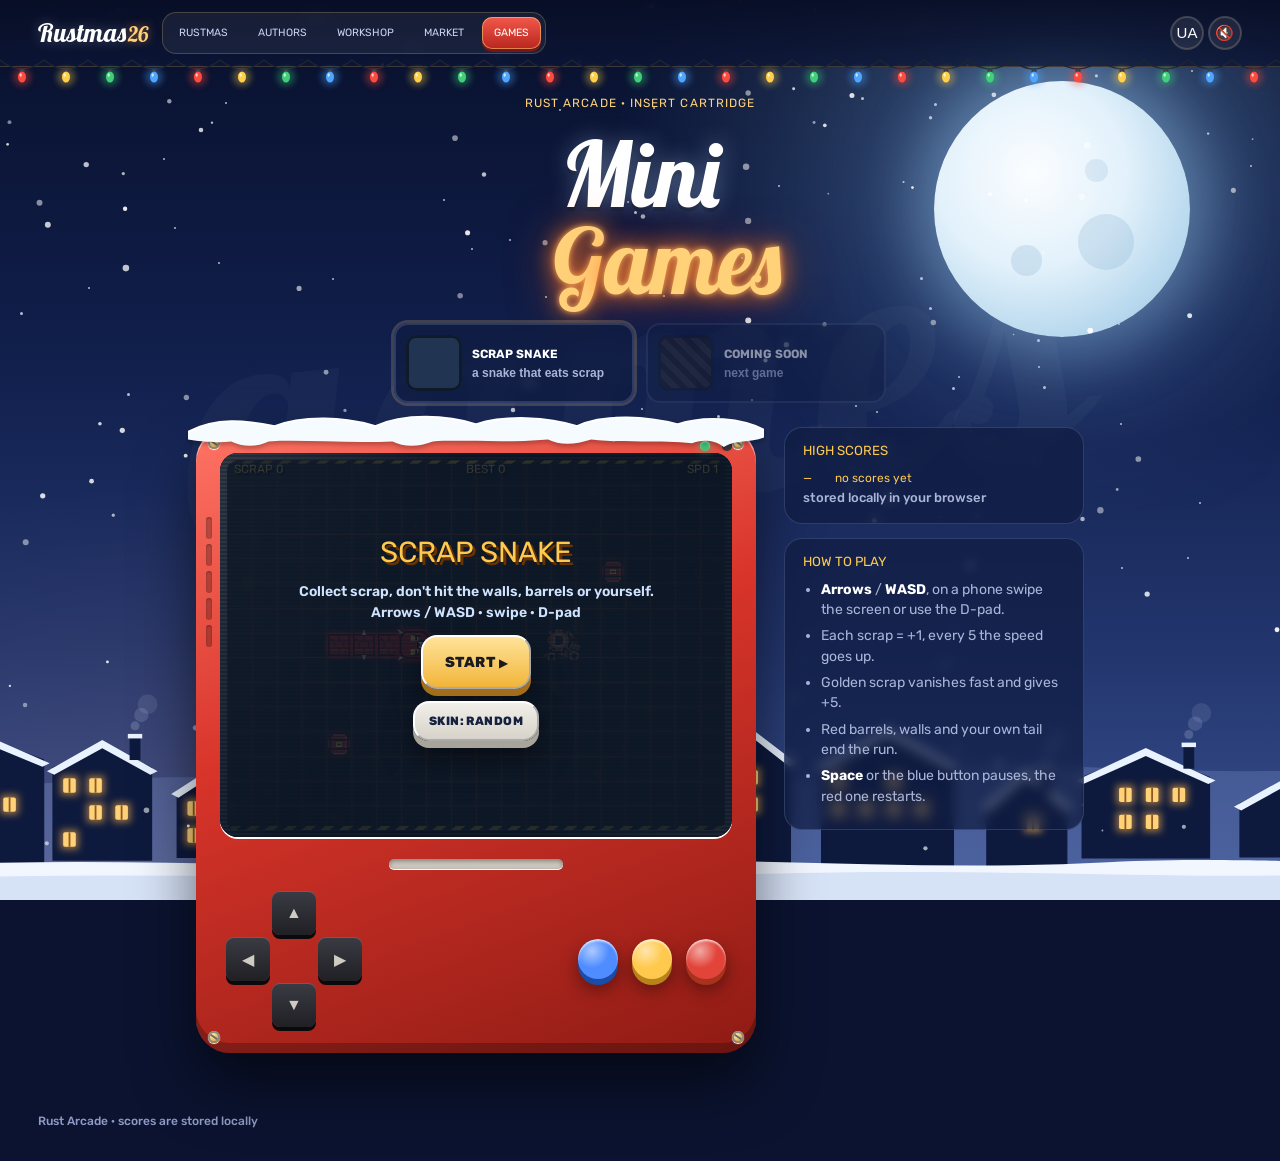
<file: games.html>
<!doctype html>
<html lang="uk">
<head>
<meta charset="utf-8">
<meta name="viewport" content="width=device-width, initial-scale=1, viewport-fit=cover, user-scalable=no">
<script>(function(){var q=(location.search.match(/[?&]season=(winter|autumn)/)||[])[1],m=new Date().getMonth();document.documentElement.dataset.season=q||(m===11||m<2?'winter':'autumn');})();</script>
<title>Rust Mini Games</title>
<meta name="description" content="Rust-style mini games: a snake that eats scrap. Міні-ігри в стилі Rust.">
<meta name="theme-color" content="#0b1330">
<link rel="manifest" href="manifest.webmanifest">
<meta property="og:title" content="Rust Mini Games"><meta property="og:description" content="Змійка в стилі Rust: збирай скрап, бий рекорд."><meta property="og:image" content="https://twithgfaw-wq.github.io/rustober-selection/og.png">
<link rel="stylesheet" href="fonts.css?v=mx0r07xz">
<link rel="icon" href="icon-192.png">
<link rel="stylesheet" href="style.css?v=mx0r07xz"><link rel="stylesheet" href="v2.css?v=mx0r07xz"><link rel="stylesheet" href="v3.css?v=mx0r07xz"><link rel="stylesheet" href="pages.css?v=mx0r07xz"><link rel="stylesheet" href="games.css?v=mx0r07xz"><link rel="stylesheet" href="season.css?v=mx0r07xz">
</head>
<body class="page ready games-page">
<div class="bg" aria-hidden="true"><div class="bg-grid"></div><div class="bg-mark">GAMES</div><div class="bg-noise"></div></div>

<nav class="top">
  <a class="logo" href="index.html">Rustmas<span>26</span></a>
  <div class="pageswitch"><a href="index.html">RUSTMAS</a><a href="authors.html">AUTHORS</a><a href="workshop.html">WORKSHOP</a><a href="market.html">MARKET</a><a href="games.html" class="on">GAMES</a></div>
  <div class="nav-links">
    <button class="iconbtn" id="langBtn" data-i18n-title="g.lang" title="UA / EN">EN</button>
    <button class="iconbtn" id="soundBtn" data-i18n-title="nav.sound" title="Звук">🔇</button>
    <button class="iconbtn" id="themeBtn" data-i18n-title="nav.theme" title="Колір консолі">◐</button>
  </div>
</nav>
<div class="theme-pop" id="themePop" hidden>
  <div class="theme-title" data-i18n="theme.title">Видання консолі</div>
  <div class="theme-grid">
    <button data-theme="grey"><i style="--c1:#f4f2ec;--c2:#d7d3ca"></i>Classic</button><button data-theme="purple"><i style="--c1:#c9a8ff;--c2:#8a5cff"></i>Atomic</button><button data-theme="yellow"><i style="--c1:#ffe08a;--c2:#ffb000"></i>Dandelion</button>
    <button data-theme="black"><i style="--c1:#4a4a52;--c2:#1f1f24"></i>Carbon</button><button data-theme="pumpkin"><i style="--c1:#ffb06b;--c2:#ff7a1f"></i>Pumpkin</button><button data-theme="mint"><i style="--c1:#c9f7dc;--c2:#6bd39a"></i>Mint</button>
  </div>
</div>

<section class="wrap games-hero">
  <div class="eyebrow">RUST ARCADE · INSERT CARTRIDGE</div>
  <h1 class="title"><span class="t1">MINI</span><span class="t2">GAMES</span></h1>
  <div class="cartridges" id="cartridges">
    <button class="cart on" data-game="snake"><i class="cart-art snake"></i><div><b>SCRAP SNAKE</b><span data-i18n="g.cart.snake">змійка збирає скрап</span></div></button>
    <button class="cart soon" disabled><i class="cart-art soon"></i><div><b>COMING SOON</b><span data-i18n="g.cart.soon">наступна гра</span></div></button>
  </div>
</section>

<section class="wrap game-stage">
  <div class="device big" id="device">
    <i class="screw tl"></i><i class="screw tr"></i><i class="screw bl"></i><i class="screw br"></i>
    <div class="grill"><i></i><i></i><i></i><i></i><i></i></div>
    <div class="screen game-screen" id="screen">
      <canvas id="game" width="640" height="480"></canvas>
      <div class="hud"><span id="hudScore">SCRAP 0</span><span id="hudBest">BEST 0</span><span id="hudSpeed">SPD 1</span></div>
      <div class="overlay" id="overlay">
        <div class="ov-title" id="ovTitle">SCRAP SNAKE</div>
        <div class="ov-text" id="ovText" data-i18n-html="g.ov.text">Збирай скрап, не вріжся в стіни, бочки і в себе.<br>Стрілки / WASD · свайп · D-pad</div>
        <button class="btn3d yellow pxbtn" id="startBtn">START ▶</button>
        <button class="btn3d grey small" id="skinBtn">SKIN: RANDOM</button>
        <div class="ov-sub" id="ovSub"></div>
      </div>
      <div class="scanlines"></div><div class="screen-glare"></div>
    </div>
    <div class="slot"></div>
    <div class="controls-row">
      <div class="dpad-ctl" id="dpad">
        <button data-dir="up" aria-label="up">▲</button>
        <button data-dir="left" aria-label="left">◀</button>
        <button data-dir="right" aria-label="right">▶</button>
        <button data-dir="down" aria-label="down">▼</button>
      </div>
      <div class="ab">
        <i class="rb blue" id="btnPause" data-i18n-title="g.btn.pause" title="Пауза"></i>
        <i class="rb yellow" id="btnSound" data-i18n-title="nav.sound" title="Звук"></i>
        <i class="rb red" id="btnRestart" data-i18n-title="g.btn.restart" title="Заново"></i>
      </div>
    </div>
    <div class="led-strip"><i class="led on"></i><i class="led" id="ledAlive"></i></div>
    <button class="full-btn" id="btnFull">⛶ FULL SCREEN</button>
  </div>
  <div class="game-side">
    <div class="board">
      <div class="board-title">HIGH SCORES</div>
      <ol class="board-list" id="boardList"></ol>
      <div class="hint" id="boardHint" data-i18n="g.board.hint">локально, у твоєму браузері</div>
    </div>
    <div class="board">
      <div class="board-title">HOW TO PLAY</div>
      <ul class="howto-list">
        <li data-i18n-html="g.howto.1"><b>Стрілки</b> / <b>WASD</b>, на телефоні свайп по екрану або D-pad.</li>
        <li data-i18n-html="g.howto.2">Кожен скрап = +1, кожні 5 — швидкість росте.</li>
        <li data-i18n-html="g.howto.3">Золотий скрап зникає швидко і дає +5.</li>
        <li data-i18n-html="g.howto.4">Червоні бочки, стіни і власний хвіст — кінець гри.</li>
        <li data-i18n-html="g.howto.5"><b>Space</b> або синя кнопка — пауза, червона — заново.</li>
      </ul>
    </div>
  </div>
</section>

<div class="name-modal" id="nameModal" hidden>
  <div class="name-box">
    <div class="ov-title">NEW HIGH SCORE</div>
    <div class="ov-text" id="nameText"></div>
    <input id="nameInput" maxlength="12" data-i18n-ph="g.name.ph" placeholder="ТВОЄ ІМ'Я" autocomplete="off">
    <div class="m-actions"><button class="btn3d yellow pxbtn" id="nameSave">SAVE</button><button class="btn3d grey small" id="nameSkip" data-i18n="g.name.skip">Пропустити</button></div>
  </div>
</div>

<div class="pageswitch bottom"><a href="index.html">RUSTMAS</a><a href="authors.html">AUTHORS</a><a href="workshop.html">WORKSHOP</a><a href="market.html">MARKET</a><a href="games.html" class="on">GAMES</a></div>
<div class="toast" id="toast" hidden></div>
<footer class="foot"><span data-i18n="g.foot">Rust Arcade · рахунки зберігаються локально</span><span></span></footer>
<script src="i18n.js?v=mx0r07xz"></script>
<script src="games.js?v=mx0r07xz"></script>
<script src="season.js?v=mx0r07xz"></script>
</body>
</html>
</file>
<file: fonts.css>
/* self-hosted Google Fonts (OFL): Press Start 2P, Rubik, Lobster */
/* cyrillic-ext */
@font-face {
  font-family: 'Lobster';
  font-style: normal;
  font-weight: 400;
  font-display: block;
  src: url(fonts/a6dd0290ee96.woff2) format('woff2');
  unicode-range: U+0460-052F, U+1C80-1C8A, U+20B4, U+2DE0-2DFF, U+A640-A69F, U+FE2E-FE2F;
}
/* cyrillic */
@font-face {
  font-family: 'Lobster';
  font-style: normal;
  font-weight: 400;
  font-display: block;
  src: url(fonts/e238fd755464.woff2) format('woff2');
  unicode-range: U+0301, U+0400-045F, U+0490-0491, U+04B0-04B1, U+2116;
}
/* vietnamese */
@font-face {
  font-family: 'Lobster';
  font-style: normal;
  font-weight: 400;
  font-display: block;
  src: url(fonts/7dee065f3871.woff2) format('woff2');
  unicode-range: U+0102-0103, U+0110-0111, U+0128-0129, U+0168-0169, U+01A0-01A1, U+01AF-01B0, U+0300-0301, U+0303-0304, U+0308-0309, U+0323, U+0329, U+1EA0-1EF9, U+20AB;
}
/* latin-ext */
@font-face {
  font-family: 'Lobster';
  font-style: normal;
  font-weight: 400;
  font-display: block;
  src: url(fonts/d4c69783194a.woff2) format('woff2');
  unicode-range: U+0100-02BA, U+02BD-02C5, U+02C7-02CC, U+02CE-02D7, U+02DD-02FF, U+0304, U+0308, U+0329, U+1D00-1DBF, U+1E00-1E9F, U+1EF2-1EFF, U+2020, U+20A0-20AB, U+20AD-20C4, U+2113, U+2C60-2C7F, U+A720-A7FF;
}
/* latin */
@font-face {
  font-family: 'Lobster';
  font-style: normal;
  font-weight: 400;
  font-display: block;
  src: url(fonts/9205197f7319.woff2) format('woff2');
  unicode-range: U+0000-00FF, U+0131, U+0152-0153, U+02BB-02BC, U+02C6, U+02DA, U+02DC, U+0304, U+0308, U+0329, U+2000-206F, U+20AC, U+2122, U+2191, U+2193, U+2212, U+2215, U+FEFF, U+FFFD;
}
/* cyrillic-ext */
@font-face {
  font-family: 'Press Start 2P';
  font-style: normal;
  font-weight: 400;
  font-display: block;
  src: url(fonts/f7b855c46d82.woff2) format('woff2');
  unicode-range: U+0460-052F, U+1C80-1C8A, U+20B4, U+2DE0-2DFF, U+A640-A69F, U+FE2E-FE2F;
}
/* cyrillic */
@font-face {
  font-family: 'Press Start 2P';
  font-style: normal;
  font-weight: 400;
  font-display: block;
  src: url(fonts/611ac5923e3d.woff2) format('woff2');
  unicode-range: U+0301, U+0400-045F, U+0490-0491, U+04B0-04B1, U+2116;
}
/* greek */
@font-face {
  font-family: 'Press Start 2P';
  font-style: normal;
  font-weight: 400;
  font-display: block;
  src: url(fonts/df401c4fa682.woff2) format('woff2');
  unicode-range: U+0370-0377, U+037A-037F, U+0384-038A, U+038C, U+038E-03A1, U+03A3-03FF;
}
/* latin-ext */
@font-face {
  font-family: 'Press Start 2P';
  font-style: normal;
  font-weight: 400;
  font-display: block;
  src: url(fonts/b2a93f0f0eb2.woff2) format('woff2');
  unicode-range: U+0100-02BA, U+02BD-02C5, U+02C7-02CC, U+02CE-02D7, U+02DD-02FF, U+0304, U+0308, U+0329, U+1D00-1DBF, U+1E00-1E9F, U+1EF2-1EFF, U+2020, U+20A0-20AB, U+20AD-20C4, U+2113, U+2C60-2C7F, U+A720-A7FF;
}
/* latin */
@font-face {
  font-family: 'Press Start 2P';
  font-style: normal;
  font-weight: 400;
  font-display: block;
  src: url(fonts/3d97f0f70eb8.woff2) format('woff2');
  unicode-range: U+0000-00FF, U+0131, U+0152-0153, U+02BB-02BC, U+02C6, U+02DA, U+02DC, U+0304, U+0308, U+0329, U+2000-206F, U+20AC, U+2122, U+2191, U+2193, U+2212, U+2215, U+FEFF, U+FFFD;
}
/* arabic */
@font-face {
  font-family: 'Rubik';
  font-style: normal;
  font-weight: 400;
  font-display: block;
  src: url(fonts/479c87abbfbf.woff2) format('woff2');
  unicode-range: U+0600-06FF, U+0750-077F, U+0870-0891, U+0897-08E1, U+08E3-08FF, U+200C-200E, U+2010-2011, U+204F, U+2E41, U+FB50-FDFF, U+FE70-FE74, U+FE76-FEFC, U+102E0-102FB, U+10E60-10E7E, U+10EC2-10EC7, U+10EC9-10EEE, U+10EF0-10EFF, U+1EE00-1EE03, U+1EE05-1EE1F, U+1EE21-1EE22, U+1EE24, U+1EE27, U+1EE29-1EE32, U+1EE34-1EE37, U+1EE39, U+1EE3B, U+1EE42, U+1EE47, U+1EE49, U+1EE4B, U+1EE4D-1EE4F, U+1EE51-1EE52, U+1EE54, U+1EE57, U+1EE59, U+1EE5B, U+1EE5D, U+1EE5F, U+1EE61-1EE62, U+1EE64, U+1EE67-1EE6A, U+1EE6C-1EE72, U+1EE74-1EE77, U+1EE79-1EE7C, U+1EE7E, U+1EE80-1EE89, U+1EE8B-1EE9B, U+1EEA1-1EEA3, U+1EEA5-1EEA9, U+1EEAB-1EEBB, U+1EEF0-1EEF1;
}
/* cyrillic-ext */
@font-face {
  font-family: 'Rubik';
  font-style: normal;
  font-weight: 400;
  font-display: block;
  src: url(fonts/04f52dd4d34a.woff2) format('woff2');
  unicode-range: U+0460-052F, U+1C80-1C8A, U+20B4, U+2DE0-2DFF, U+A640-A69F, U+FE2E-FE2F;
}
/* cyrillic */
@font-face {
  font-family: 'Rubik';
  font-style: normal;
  font-weight: 400;
  font-display: block;
  src: url(fonts/3ea3f649292a.woff2) format('woff2');
  unicode-range: U+0301, U+0400-045F, U+0490-0491, U+04B0-04B1, U+2116;
}
/* hebrew */
@font-face {
  font-family: 'Rubik';
  font-style: normal;
  font-weight: 400;
  font-display: block;
  src: url(fonts/423ede2473f6.woff2) format('woff2');
  unicode-range: U+0307-0308, U+0590-05FF, U+200C-2010, U+20AA, U+25CC, U+FB1D-FB4F;
}
/* latin-ext */
@font-face {
  font-family: 'Rubik';
  font-style: normal;
  font-weight: 400;
  font-display: block;
  src: url(fonts/b7b482e1ae7a.woff2) format('woff2');
  unicode-range: U+0100-02BA, U+02BD-02C5, U+02C7-02CC, U+02CE-02D7, U+02DD-02FF, U+0304, U+0308, U+0329, U+1D00-1DBF, U+1E00-1E9F, U+1EF2-1EFF, U+2020, U+20A0-20AB, U+20AD-20C4, U+2113, U+2C60-2C7F, U+A720-A7FF;
}
/* latin */
@font-face {
  font-family: 'Rubik';
  font-style: normal;
  font-weight: 400;
  font-display: block;
  src: url(fonts/f673d854646d.woff2) format('woff2');
  unicode-range: U+0000-00FF, U+0131, U+0152-0153, U+02BB-02BC, U+02C6, U+02DA, U+02DC, U+0304, U+0308, U+0329, U+2000-206F, U+20AC, U+2122, U+2191, U+2193, U+2212, U+2215, U+FEFF, U+FFFD;
}
/* arabic */
@font-face {
  font-family: 'Rubik';
  font-style: normal;
  font-weight: 500;
  font-display: block;
  src: url(fonts/479c87abbfbf.woff2) format('woff2');
  unicode-range: U+0600-06FF, U+0750-077F, U+0870-0891, U+0897-08E1, U+08E3-08FF, U+200C-200E, U+2010-2011, U+204F, U+2E41, U+FB50-FDFF, U+FE70-FE74, U+FE76-FEFC, U+102E0-102FB, U+10E60-10E7E, U+10EC2-10EC7, U+10EC9-10EEE, U+10EF0-10EFF, U+1EE00-1EE03, U+1EE05-1EE1F, U+1EE21-1EE22, U+1EE24, U+1EE27, U+1EE29-1EE32, U+1EE34-1EE37, U+1EE39, U+1EE3B, U+1EE42, U+1EE47, U+1EE49, U+1EE4B, U+1EE4D-1EE4F, U+1EE51-1EE52, U+1EE54, U+1EE57, U+1EE59, U+1EE5B, U+1EE5D, U+1EE5F, U+1EE61-1EE62, U+1EE64, U+1EE67-1EE6A, U+1EE6C-1EE72, U+1EE74-1EE77, U+1EE79-1EE7C, U+1EE7E, U+1EE80-1EE89, U+1EE8B-1EE9B, U+1EEA1-1EEA3, U+1EEA5-1EEA9, U+1EEAB-1EEBB, U+1EEF0-1EEF1;
}
/* cyrillic-ext */
@font-face {
  font-family: 'Rubik';
  font-style: normal;
  font-weight: 500;
  font-display: block;
  src: url(fonts/04f52dd4d34a.woff2) format('woff2');
  unicode-range: U+0460-052F, U+1C80-1C8A, U+20B4, U+2DE0-2DFF, U+A640-A69F, U+FE2E-FE2F;
}
/* cyrillic */
@font-face {
  font-family: 'Rubik';
  font-style: normal;
  font-weight: 500;
  font-display: block;
  src: url(fonts/3ea3f649292a.woff2) format('woff2');
  unicode-range: U+0301, U+0400-045F, U+0490-0491, U+04B0-04B1, U+2116;
}
/* hebrew */
@font-face {
  font-family: 'Rubik';
  font-style: normal;
  font-weight: 500;
  font-display: block;
  src: url(fonts/423ede2473f6.woff2) format('woff2');
  unicode-range: U+0307-0308, U+0590-05FF, U+200C-2010, U+20AA, U+25CC, U+FB1D-FB4F;
}
/* latin-ext */
@font-face {
  font-family: 'Rubik';
  font-style: normal;
  font-weight: 500;
  font-display: block;
  src: url(fonts/b7b482e1ae7a.woff2) format('woff2');
  unicode-range: U+0100-02BA, U+02BD-02C5, U+02C7-02CC, U+02CE-02D7, U+02DD-02FF, U+0304, U+0308, U+0329, U+1D00-1DBF, U+1E00-1E9F, U+1EF2-1EFF, U+2020, U+20A0-20AB, U+20AD-20C4, U+2113, U+2C60-2C7F, U+A720-A7FF;
}
/* latin */
@font-face {
  font-family: 'Rubik';
  font-style: normal;
  font-weight: 500;
  font-display: block;
  src: url(fonts/f673d854646d.woff2) format('woff2');
  unicode-range: U+0000-00FF, U+0131, U+0152-0153, U+02BB-02BC, U+02C6, U+02DA, U+02DC, U+0304, U+0308, U+0329, U+2000-206F, U+20AC, U+2122, U+2191, U+2193, U+2212, U+2215, U+FEFF, U+FFFD;
}
/* arabic */
@font-face {
  font-family: 'Rubik';
  font-style: normal;
  font-weight: 600;
  font-display: block;
  src: url(fonts/479c87abbfbf.woff2) format('woff2');
  unicode-range: U+0600-06FF, U+0750-077F, U+0870-0891, U+0897-08E1, U+08E3-08FF, U+200C-200E, U+2010-2011, U+204F, U+2E41, U+FB50-FDFF, U+FE70-FE74, U+FE76-FEFC, U+102E0-102FB, U+10E60-10E7E, U+10EC2-10EC7, U+10EC9-10EEE, U+10EF0-10EFF, U+1EE00-1EE03, U+1EE05-1EE1F, U+1EE21-1EE22, U+1EE24, U+1EE27, U+1EE29-1EE32, U+1EE34-1EE37, U+1EE39, U+1EE3B, U+1EE42, U+1EE47, U+1EE49, U+1EE4B, U+1EE4D-1EE4F, U+1EE51-1EE52, U+1EE54, U+1EE57, U+1EE59, U+1EE5B, U+1EE5D, U+1EE5F, U+1EE61-1EE62, U+1EE64, U+1EE67-1EE6A, U+1EE6C-1EE72, U+1EE74-1EE77, U+1EE79-1EE7C, U+1EE7E, U+1EE80-1EE89, U+1EE8B-1EE9B, U+1EEA1-1EEA3, U+1EEA5-1EEA9, U+1EEAB-1EEBB, U+1EEF0-1EEF1;
}
/* cyrillic-ext */
@font-face {
  font-family: 'Rubik';
  font-style: normal;
  font-weight: 600;
  font-display: block;
  src: url(fonts/04f52dd4d34a.woff2) format('woff2');
  unicode-range: U+0460-052F, U+1C80-1C8A, U+20B4, U+2DE0-2DFF, U+A640-A69F, U+FE2E-FE2F;
}
/* cyrillic */
@font-face {
  font-family: 'Rubik';
  font-style: normal;
  font-weight: 600;
  font-display: block;
  src: url(fonts/3ea3f649292a.woff2) format('woff2');
  unicode-range: U+0301, U+0400-045F, U+0490-0491, U+04B0-04B1, U+2116;
}
/* hebrew */
@font-face {
  font-family: 'Rubik';
  font-style: normal;
  font-weight: 600;
  font-display: block;
  src: url(fonts/423ede2473f6.woff2) format('woff2');
  unicode-range: U+0307-0308, U+0590-05FF, U+200C-2010, U+20AA, U+25CC, U+FB1D-FB4F;
}
/* latin-ext */
@font-face {
  font-family: 'Rubik';
  font-style: normal;
  font-weight: 600;
  font-display: block;
  src: url(fonts/b7b482e1ae7a.woff2) format('woff2');
  unicode-range: U+0100-02BA, U+02BD-02C5, U+02C7-02CC, U+02CE-02D7, U+02DD-02FF, U+0304, U+0308, U+0329, U+1D00-1DBF, U+1E00-1E9F, U+1EF2-1EFF, U+2020, U+20A0-20AB, U+20AD-20C4, U+2113, U+2C60-2C7F, U+A720-A7FF;
}
/* latin */
@font-face {
  font-family: 'Rubik';
  font-style: normal;
  font-weight: 600;
  font-display: block;
  src: url(fonts/f673d854646d.woff2) format('woff2');
  unicode-range: U+0000-00FF, U+0131, U+0152-0153, U+02BB-02BC, U+02C6, U+02DA, U+02DC, U+0304, U+0308, U+0329, U+2000-206F, U+20AC, U+2122, U+2191, U+2193, U+2212, U+2215, U+FEFF, U+FFFD;
}
/* arabic */
@font-face {
  font-family: 'Rubik';
  font-style: normal;
  font-weight: 700;
  font-display: block;
  src: url(fonts/479c87abbfbf.woff2) format('woff2');
  unicode-range: U+0600-06FF, U+0750-077F, U+0870-0891, U+0897-08E1, U+08E3-08FF, U+200C-200E, U+2010-2011, U+204F, U+2E41, U+FB50-FDFF, U+FE70-FE74, U+FE76-FEFC, U+102E0-102FB, U+10E60-10E7E, U+10EC2-10EC7, U+10EC9-10EEE, U+10EF0-10EFF, U+1EE00-1EE03, U+1EE05-1EE1F, U+1EE21-1EE22, U+1EE24, U+1EE27, U+1EE29-1EE32, U+1EE34-1EE37, U+1EE39, U+1EE3B, U+1EE42, U+1EE47, U+1EE49, U+1EE4B, U+1EE4D-1EE4F, U+1EE51-1EE52, U+1EE54, U+1EE57, U+1EE59, U+1EE5B, U+1EE5D, U+1EE5F, U+1EE61-1EE62, U+1EE64, U+1EE67-1EE6A, U+1EE6C-1EE72, U+1EE74-1EE77, U+1EE79-1EE7C, U+1EE7E, U+1EE80-1EE89, U+1EE8B-1EE9B, U+1EEA1-1EEA3, U+1EEA5-1EEA9, U+1EEAB-1EEBB, U+1EEF0-1EEF1;
}
/* cyrillic-ext */
@font-face {
  font-family: 'Rubik';
  font-style: normal;
  font-weight: 700;
  font-display: block;
  src: url(fonts/04f52dd4d34a.woff2) format('woff2');
  unicode-range: U+0460-052F, U+1C80-1C8A, U+20B4, U+2DE0-2DFF, U+A640-A69F, U+FE2E-FE2F;
}
/* cyrillic */
@font-face {
  font-family: 'Rubik';
  font-style: normal;
  font-weight: 700;
  font-display: block;
  src: url(fonts/3ea3f649292a.woff2) format('woff2');
  unicode-range: U+0301, U+0400-045F, U+0490-0491, U+04B0-04B1, U+2116;
}
/* hebrew */
@font-face {
  font-family: 'Rubik';
  font-style: normal;
  font-weight: 700;
  font-display: block;
  src: url(fonts/423ede2473f6.woff2) format('woff2');
  unicode-range: U+0307-0308, U+0590-05FF, U+200C-2010, U+20AA, U+25CC, U+FB1D-FB4F;
}
/* latin-ext */
@font-face {
  font-family: 'Rubik';
  font-style: normal;
  font-weight: 700;
  font-display: block;
  src: url(fonts/b7b482e1ae7a.woff2) format('woff2');
  unicode-range: U+0100-02BA, U+02BD-02C5, U+02C7-02CC, U+02CE-02D7, U+02DD-02FF, U+0304, U+0308, U+0329, U+1D00-1DBF, U+1E00-1E9F, U+1EF2-1EFF, U+2020, U+20A0-20AB, U+20AD-20C4, U+2113, U+2C60-2C7F, U+A720-A7FF;
}
/* latin */
@font-face {
  font-family: 'Rubik';
  font-style: normal;
  font-weight: 700;
  font-display: block;
  src: url(fonts/f673d854646d.woff2) format('woff2');
  unicode-range: U+0000-00FF, U+0131, U+0152-0153, U+02BB-02BC, U+02C6, U+02DA, U+02DC, U+0304, U+0308, U+0329, U+2000-206F, U+20AC, U+2122, U+2191, U+2193, U+2212, U+2215, U+FEFF, U+FFFD;
}
/* arabic */
@font-face {
  font-family: 'Rubik';
  font-style: normal;
  font-weight: 800;
  font-display: block;
  src: url(fonts/479c87abbfbf.woff2) format('woff2');
  unicode-range: U+0600-06FF, U+0750-077F, U+0870-0891, U+0897-08E1, U+08E3-08FF, U+200C-200E, U+2010-2011, U+204F, U+2E41, U+FB50-FDFF, U+FE70-FE74, U+FE76-FEFC, U+102E0-102FB, U+10E60-10E7E, U+10EC2-10EC7, U+10EC9-10EEE, U+10EF0-10EFF, U+1EE00-1EE03, U+1EE05-1EE1F, U+1EE21-1EE22, U+1EE24, U+1EE27, U+1EE29-1EE32, U+1EE34-1EE37, U+1EE39, U+1EE3B, U+1EE42, U+1EE47, U+1EE49, U+1EE4B, U+1EE4D-1EE4F, U+1EE51-1EE52, U+1EE54, U+1EE57, U+1EE59, U+1EE5B, U+1EE5D, U+1EE5F, U+1EE61-1EE62, U+1EE64, U+1EE67-1EE6A, U+1EE6C-1EE72, U+1EE74-1EE77, U+1EE79-1EE7C, U+1EE7E, U+1EE80-1EE89, U+1EE8B-1EE9B, U+1EEA1-1EEA3, U+1EEA5-1EEA9, U+1EEAB-1EEBB, U+1EEF0-1EEF1;
}
/* cyrillic-ext */
@font-face {
  font-family: 'Rubik';
  font-style: normal;
  font-weight: 800;
  font-display: block;
  src: url(fonts/04f52dd4d34a.woff2) format('woff2');
  unicode-range: U+0460-052F, U+1C80-1C8A, U+20B4, U+2DE0-2DFF, U+A640-A69F, U+FE2E-FE2F;
}
/* cyrillic */
@font-face {
  font-family: 'Rubik';
  font-style: normal;
  font-weight: 800;
  font-display: block;
  src: url(fonts/3ea3f649292a.woff2) format('woff2');
  unicode-range: U+0301, U+0400-045F, U+0490-0491, U+04B0-04B1, U+2116;
}
/* hebrew */
@font-face {
  font-family: 'Rubik';
  font-style: normal;
  font-weight: 800;
  font-display: block;
  src: url(fonts/423ede2473f6.woff2) format('woff2');
  unicode-range: U+0307-0308, U+0590-05FF, U+200C-2010, U+20AA, U+25CC, U+FB1D-FB4F;
}
/* latin-ext */
@font-face {
  font-family: 'Rubik';
  font-style: normal;
  font-weight: 800;
  font-display: block;
  src: url(fonts/b7b482e1ae7a.woff2) format('woff2');
  unicode-range: U+0100-02BA, U+02BD-02C5, U+02C7-02CC, U+02CE-02D7, U+02DD-02FF, U+0304, U+0308, U+0329, U+1D00-1DBF, U+1E00-1E9F, U+1EF2-1EFF, U+2020, U+20A0-20AB, U+20AD-20C4, U+2113, U+2C60-2C7F, U+A720-A7FF;
}
/* latin */
@font-face {
  font-family: 'Rubik';
  font-style: normal;
  font-weight: 800;
  font-display: block;
  src: url(fonts/f673d854646d.woff2) format('woff2');
  unicode-range: U+0000-00FF, U+0131, U+0152-0153, U+02BB-02BC, U+02C6, U+02DA, U+02DC, U+0304, U+0308, U+0329, U+2000-206F, U+20AC, U+2122, U+2191, U+2193, U+2212, U+2215, U+FEFF, U+FFFD;
}
/* arabic */
@font-face {
  font-family: 'Rubik';
  font-style: normal;
  font-weight: 900;
  font-display: block;
  src: url(fonts/479c87abbfbf.woff2) format('woff2');
  unicode-range: U+0600-06FF, U+0750-077F, U+0870-0891, U+0897-08E1, U+08E3-08FF, U+200C-200E, U+2010-2011, U+204F, U+2E41, U+FB50-FDFF, U+FE70-FE74, U+FE76-FEFC, U+102E0-102FB, U+10E60-10E7E, U+10EC2-10EC7, U+10EC9-10EEE, U+10EF0-10EFF, U+1EE00-1EE03, U+1EE05-1EE1F, U+1EE21-1EE22, U+1EE24, U+1EE27, U+1EE29-1EE32, U+1EE34-1EE37, U+1EE39, U+1EE3B, U+1EE42, U+1EE47, U+1EE49, U+1EE4B, U+1EE4D-1EE4F, U+1EE51-1EE52, U+1EE54, U+1EE57, U+1EE59, U+1EE5B, U+1EE5D, U+1EE5F, U+1EE61-1EE62, U+1EE64, U+1EE67-1EE6A, U+1EE6C-1EE72, U+1EE74-1EE77, U+1EE79-1EE7C, U+1EE7E, U+1EE80-1EE89, U+1EE8B-1EE9B, U+1EEA1-1EEA3, U+1EEA5-1EEA9, U+1EEAB-1EEBB, U+1EEF0-1EEF1;
}
/* cyrillic-ext */
@font-face {
  font-family: 'Rubik';
  font-style: normal;
  font-weight: 900;
  font-display: block;
  src: url(fonts/04f52dd4d34a.woff2) format('woff2');
  unicode-range: U+0460-052F, U+1C80-1C8A, U+20B4, U+2DE0-2DFF, U+A640-A69F, U+FE2E-FE2F;
}
/* cyrillic */
@font-face {
  font-family: 'Rubik';
  font-style: normal;
  font-weight: 900;
  font-display: block;
  src: url(fonts/3ea3f649292a.woff2) format('woff2');
  unicode-range: U+0301, U+0400-045F, U+0490-0491, U+04B0-04B1, U+2116;
}
/* hebrew */
@font-face {
  font-family: 'Rubik';
  font-style: normal;
  font-weight: 900;
  font-display: block;
  src: url(fonts/423ede2473f6.woff2) format('woff2');
  unicode-range: U+0307-0308, U+0590-05FF, U+200C-2010, U+20AA, U+25CC, U+FB1D-FB4F;
}
/* latin-ext */
@font-face {
  font-family: 'Rubik';
  font-style: normal;
  font-weight: 900;
  font-display: block;
  src: url(fonts/b7b482e1ae7a.woff2) format('woff2');
  unicode-range: U+0100-02BA, U+02BD-02C5, U+02C7-02CC, U+02CE-02D7, U+02DD-02FF, U+0304, U+0308, U+0329, U+1D00-1DBF, U+1E00-1E9F, U+1EF2-1EFF, U+2020, U+20A0-20AB, U+20AD-20C4, U+2113, U+2C60-2C7F, U+A720-A7FF;
}
/* latin */
@font-face {
  font-family: 'Rubik';
  font-style: normal;
  font-weight: 900;
  font-display: block;
  src: url(fonts/f673d854646d.woff2) format('woff2');
  unicode-range: U+0000-00FF, U+0131, U+0152-0153, U+02BB-02BC, U+02C6, U+02DA, U+02DC, U+0304, U+0308, U+0329, U+2000-206F, U+20AC, U+2122, U+2191, U+2193, U+2212, U+2215, U+FEFF, U+FFFD;
}
@font-face {
  font-family: 'XLabel';
  font-style: normal;
  font-weight: 400 900;
  size-adjust: 132%;
  font-display: block;
  src: url(fonts/479c87abbfbf.woff2) format('woff2');
  unicode-range: U+0600-06FF, U+0750-077F, U+0870-0891, U+0897-08E1, U+08E3-08FF, U+200C-200E, U+2010-2011, U+204F, U+2E41, U+FB50-FDFF, U+FE70-FE74, U+FE76-FEFC, U+102E0-102FB, U+10E60-10E7E, U+10EC2-10EC7, U+10EC9-10EEE, U+10EF0-10EFF, U+1EE00-1EE03, U+1EE05-1EE1F, U+1EE21-1EE22, U+1EE24, U+1EE27, U+1EE29-1EE32, U+1EE34-1EE37, U+1EE39, U+1EE3B, U+1EE42, U+1EE47, U+1EE49, U+1EE4B, U+1EE4D-1EE4F, U+1EE51-1EE52, U+1EE54, U+1EE57, U+1EE59, U+1EE5B, U+1EE5D, U+1EE5F, U+1EE61-1EE62, U+1EE64, U+1EE67-1EE6A, U+1EE6C-1EE72, U+1EE74-1EE77, U+1EE79-1EE7C, U+1EE7E, U+1EE80-1EE89, U+1EE8B-1EE9B, U+1EEA1-1EEA3, U+1EEA5-1EEA9, U+1EEAB-1EEBB, U+1EEF0-1EEF1;
}
/* cyrillic-ext */
@font-face {
  font-family: 'XLabel';
  font-style: normal;
  font-weight: 400 900;
  size-adjust: 132%;
  font-display: block;
  src: url(fonts/04f52dd4d34a.woff2) format('woff2');
  unicode-range: U+0460-052F, U+1C80-1C8A, U+20B4, U+2DE0-2DFF, U+A640-A69F, U+FE2E-FE2F;
}
/* cyrillic */
@font-face {
  font-family: 'XLabel';
  font-style: normal;
  font-weight: 400 900;
  size-adjust: 132%;
  font-display: block;
  src: url(fonts/3ea3f649292a.woff2) format('woff2');
  unicode-range: U+0301, U+0400-045F, U+0490-0491, U+04B0-04B1, U+2116;
}
/* hebrew */
@font-face {
  font-family: 'XLabel';
  font-style: normal;
  font-weight: 400 900;
  size-adjust: 132%;
  font-display: block;
  src: url(fonts/423ede2473f6.woff2) format('woff2');
  unicode-range: U+0307-0308, U+0590-05FF, U+200C-2010, U+20AA, U+25CC, U+FB1D-FB4F;
}
/* latin-ext */
@font-face {
  font-family: 'XLabel';
  font-style: normal;
  font-weight: 400 900;
  size-adjust: 132%;
  font-display: block;
  src: url(fonts/b7b482e1ae7a.woff2) format('woff2');
  unicode-range: U+0100-02BA, U+02BD-02C5, U+02C7-02CC, U+02CE-02D7, U+02DD-02FF, U+0304, U+0308, U+0329, U+1D00-1DBF, U+1E00-1E9F, U+1EF2-1EFF, U+2020, U+20A0-20AB, U+20AD-20C4, U+2113, U+2C60-2C7F, U+A720-A7FF;
}
/* latin */
@font-face {
  font-family: 'XLabel';
  font-style: normal;
  font-weight: 400 900;
  size-adjust: 132%;
  font-display: block;
  src: url(fonts/f673d854646d.woff2) format('woff2');
  unicode-range: U+0000-00FF, U+0131, U+0152-0153, U+02BB-02BC, U+02C6, U+02DA, U+02DC, U+0304, U+0308, U+0329, U+2000-206F, U+20AC, U+2122, U+2191, U+2193, U+2212, U+2215, U+FEFF, U+FFFD;
}
/* arabic */
</file>
<file: style.css>
:root {
  --bg: #0b0b0d;
  --bg2: #141418;
  --plastic: #ebe8e1;
  --plastic-2: #d7d3ca;
  --plastic-3: #b8b3a8;
  --plastic-ink: #1d1c20;
  --plastic-muted: #6d6a72;
  --screen: #213553;
  --screen-2: #15243a;
  --yellow: #ffc63a;
  --orange: #ff8a3c;
  --blue: #2f7bff;
  --red: #ff5a3c;
  --green: #5fd36b;
  --cyan: #5ad7ff;
  --text: #f2f0ea;
  --muted: #9a97a0;
  --pixel: 'Press Start 2P', monospace;
  --body: 'Rubik', 'Segoe UI', sans-serif;
  --r: 22px;
}
* { box-sizing: border-box; }
html { scroll-behavior: smooth; overflow-x: clip; color-scheme: dark; }
body { margin: 0; background: var(--bg); color: var(--text); font-family: var(--body); font-size: 17px; line-height: 1.45; min-height: 100vh; overflow-x: clip; }
a { color: inherit; text-decoration: none; }
.wrap { max-width: 1440px; margin: 0 auto; padding: 0 clamp(16px, 3vw, 40px); }
.pixel { font-family: var(--pixel); }
.hint { font-size: 13px; color: var(--muted); font-weight: 500; }

/* ---------- фон ---------- */
.bg { position: fixed; inset: 0; z-index: -1; overflow: hidden; background: radial-gradient(1200px 700px at 50% 0%, #1c1c22 0%, var(--bg) 60%); }
.bg-grid { position: absolute; inset: 0; background-image: linear-gradient(rgba(255,255,255,0.045) 1px, transparent 1px), linear-gradient(90deg, rgba(255,255,255,0.045) 1px, transparent 1px); background-size: 72px 72px; mask-image: radial-gradient(ellipse at 50% 30%, #000 20%, transparent 75%); }
.bg-mark { position: absolute; left: 50%; top: 42%; transform: translate(-50%, -50%) rotate(-8deg); font-family: var(--pixel); font-size: clamp(120px, 26vw, 380px); color: transparent; -webkit-text-stroke: 2px rgba(255,255,255,0.05); letter-spacing: 0.04em; white-space: nowrap; user-select: none; }
.bg-noise { position: absolute; inset: 0; opacity: 0.08; background-image: url("data:image/svg+xml,%3Csvg xmlns='http://www.w3.org/2000/svg' width='180' height='180'%3E%3Cfilter id='n'%3E%3CfeTurbulence type='fractalNoise' baseFrequency='0.8' numOctaves='2' stitchTiles='stitch'/%3E%3C/filter%3E%3Crect width='100%25' height='100%25' filter='url(%23n)'/%3E%3C/svg%3E"); }

/* ---------- піксельний гарбуз ---------- */
.px { width: 8px; height: 8px; position: relative; }
.px::after { content: ""; position: absolute; left: 0; top: 0; width: 8px; height: 8px; box-shadow: var(--px-shadow); }
.pumpkin { --s: 8px; display: block; margin: 0 auto; }

/* ---------- boot ---------- */
.boot { position: fixed; inset: 0; z-index: 100; background: #000; display: grid; place-items: center; transition: opacity 0.4s, visibility 0.4s; }
.boot.off { opacity: 0; visibility: hidden; }
.boot-screen { width: min(520px, 88vw); padding: 36px 28px 28px; border-radius: 18px; background: var(--screen); box-shadow: inset 0 0 0 6px #0d1626, 0 0 0 10px #d7d3ca, 0 30px 80px rgba(0,0,0,0.7); position: relative; overflow: hidden; text-align: center; }
.boot-screen::after { content: ""; position: absolute; inset: 0; background: repeating-linear-gradient(0deg, rgba(0,0,0,0.25) 0 2px, transparent 2px 4px); pointer-events: none; }
.boot-screen .pumpkin { margin-bottom: 70px; }
.boot-title { font-family: var(--pixel); color: var(--yellow); font-size: clamp(22px, 5vw, 34px); text-shadow: 4px 4px 0 #6a3200; margin: 20px 0 16px; }
.boot-lines { font-family: var(--pixel); font-size: 9px; color: #9fd0ff; line-height: 2; min-height: 72px; text-align: left; }
.boot-lines div { opacity: 0; animation: lineIn 0.2s steps(1) forwards; }
@keyframes lineIn { to { opacity: 1; } }
.boot-bar { height: 12px; background: #0d1626; border: 2px solid #3b5a85; margin-top: 10px; padding: 2px; }
.boot-bar i { display: block; height: 100%; width: 0; background: repeating-linear-gradient(90deg, var(--yellow) 0 10px, transparent 10px 13px); animation: bar 1.5s steps(14) forwards; }
@keyframes bar { to { width: 100%; } }

/* ---------- nav ---------- */
.top .pill { white-space: nowrap; flex-shrink: 0; }
@media (max-width: 1000px) { .nav-links a:not(.pill) { display: none; } .pill.countdown { display: none; } }
.top { position: sticky; top: env(safe-area-inset-top, 0px); z-index: 40; display: flex; align-items: center; gap: 14px; padding: 12px clamp(16px, 3vw, 40px); background: linear-gradient(180deg, rgba(11,11,13,0.95), rgba(11,11,13,0.7)); backdrop-filter: blur(10px); border-bottom: 1px solid rgba(255,255,255,0.06); }
.logo { font-family: var(--pixel); font-size: 14px; color: #fff; letter-spacing: 0.05em; }
.logo span { color: var(--yellow); }
.nav-links { margin-left: auto; display: flex; gap: 4px; align-items: center; }
.nav-links a { color: var(--muted); font-weight: 600; padding: 8px 12px; border-radius: 999px; transition: 0.2s; }
.nav-links a:hover { color: #fff; background: rgba(255,255,255,0.08); }
@media (max-width: 760px) { .nav-links a:not(.pill) { display: none; } }

/* пігулки (як на постері) */
.pill { display: inline-flex; align-items: center; gap: 10px; background: #fff; color: var(--plastic-ink); border-radius: 999px; padding: 8px 16px 8px 8px; font-weight: 700; font-size: 16px; box-shadow: 0 6px 0 #cfcbc2, 0 14px 30px rgba(0,0,0,0.45); }
.pill .ico { width: 30px; height: 30px; border-radius: 50%; background: var(--plastic-ink); color: #fff; display: grid; place-items: center; font-size: 15px; flex: 0 0 auto; }
.pill.small { padding: 6px 12px 6px 6px; font-size: 13px; box-shadow: 0 4px 0 #cfcbc2, 0 8px 20px rgba(0,0,0,0.4); }
.pill.small .ico { width: 24px; height: 24px; font-size: 12px; }
.pill.link:hover { transform: translateY(-1px); }
.led { width: 10px; height: 10px; border-radius: 50%; background: #3a3a40; box-shadow: inset 0 1px 2px rgba(0,0,0,0.6); flex: 0 0 auto; margin-left: 6px; }
.led.on { background: var(--green); box-shadow: 0 0 10px var(--green), inset 0 1px 2px rgba(255,255,255,0.6); animation: blink 1.6s steps(2) infinite; }
@keyframes blink { 50% { opacity: 0.35; } }

/* ---------- hero ---------- */
.hero { max-width: 1440px; margin: 0 auto; padding: clamp(36px, 6vw, 80px) clamp(16px, 3vw, 40px) 20px; display: grid; grid-template-columns: 1.05fr 0.95fr; gap: 40px; align-items: center; }
.eyebrow { font-family: var(--pixel); font-size: 9px; color: var(--yellow); letter-spacing: 0.08em; margin-bottom: 20px; }
.title { font-family: var(--pixel); margin: 0 0 22px; display: flex; flex-direction: column; gap: 10px; font-size: clamp(26px, 4.6vw, 60px); line-height: 1.05; }
.title .t1 { color: #fff; text-shadow: 5px 5px 0 #2b2b33; }
.title .t2 { color: var(--yellow); text-shadow: 5px 5px 0 #6a3200; }
.lead { max-width: 540px; color: var(--muted); font-size: 18px; margin: 0 0 26px; }
.cta { display: flex; gap: 14px; flex-wrap: wrap; margin-bottom: 30px; }
.btn3d { white-space: nowrap; flex-shrink: 0; font-family: var(--body); font-weight: 800; font-size: 14px; letter-spacing: 0.04em; text-transform: uppercase; padding: 16px 22px; border-radius: 16px; color: #1b1b1f; position: relative; transition: transform 0.08s, box-shadow 0.08s; }
.btn3d.yellow { background: linear-gradient(180deg, #ffd96a, var(--yellow)); box-shadow: 0 7px 0 #b8841a, 0 16px 30px rgba(0,0,0,0.5); }
.btn3d.blue { background: linear-gradient(180deg, #6ea4ff, var(--blue)); color: #fff; box-shadow: 0 7px 0 #1b4ca8, 0 16px 30px rgba(0,0,0,0.5); }
.btn3d:hover { transform: translateY(2px); }
.btn3d.pxbtn { font-family: var(--pixel); font-size: 11px; text-transform: none; }
.btn3d:active, .btn3d.yellow:active { transform: translateY(6px); box-shadow: 0 1px 0 #b8841a, 0 6px 14px rgba(0,0,0,0.5); }
.stats { display: flex; flex-wrap: wrap; gap: 10px; }
.stat { display: inline-flex; align-items: center; gap: 10px; background: #fff; color: var(--plastic-ink); border-radius: 999px; padding: 8px 18px 8px 8px; box-shadow: 0 6px 0 #cfcbc2, 0 14px 30px rgba(0,0,0,0.45); }
.stat .ico { width: 34px; height: 34px; border-radius: 50%; display: grid; place-items: center; color: #fff; background: var(--plastic-ink); font-family: var(--pixel); font-size: 11px; }
.stat b { font-family: var(--pixel); font-size: 16px; }
.stat span { font-size: 13px; font-weight: 600; color: var(--plastic-muted); }
.stat.c .ico { background: var(--blue); } .stat.y .ico { background: var(--yellow); color: #1b1b1f; } .stat.m .ico { background: var(--red); } .stat.g .ico { background: var(--green); color: #1b1b1f; }
.updated { margin-top: 16px; font-family: var(--pixel); font-size: 9px; color: var(--muted); line-height: 1.8; }

/* пристрій */
.hero-device { position: relative; display: grid; place-items: center; min-height: 560px; }
.device { position: relative; width: min(380px, 86vw); padding: 26px 24px 30px; border-radius: 34px; background: linear-gradient(160deg, #f4f2ec 0%, var(--plastic) 40%, var(--plastic-2) 100%); box-shadow: inset 0 3px 0 #fff, inset 0 -8px 0 var(--plastic-3), inset 3px 0 0 rgba(255,255,255,0.6), 0 40px 90px rgba(0,0,0,0.75), 0 0 0 1px rgba(0,0,0,0.5); transform: rotate(-5deg); animation: floatDev 6s ease-in-out infinite; }
@keyframes floatDev { 50% { transform: rotate(-5deg) translateY(-8px); } }
.screw { position: absolute; width: 12px; height: 12px; border-radius: 50%; background: radial-gradient(circle at 40% 35%, #f6f4ef, #a9a49a); box-shadow: inset 0 0 0 2px #8f8a80, 0 1px 1px #fff; }
.screw::after { content: ""; position: absolute; left: 2px; right: 2px; top: 5px; height: 2px; background: #6e6a62; transform: rotate(35deg); }
.screw.tl { top: 10px; left: 12px; } .screw.tr { top: 10px; right: 12px; } .screw.bl { bottom: 10px; left: 12px; } .screw.br { bottom: 10px; right: 12px; }
.grill { position: absolute; left: 10px; top: 110px; display: grid; gap: 5px; }
.grill i { width: 6px; height: 22px; border-radius: 3px; background: #c4bfb5; box-shadow: inset 0 1px 2px rgba(0,0,0,0.3); }
.screen { position: relative; border-radius: 18px; background: var(--screen); padding: 26px 18px 22px; box-shadow: inset 0 0 0 7px #0f1a2b, inset 0 0 40px rgba(0,0,0,0.6), 0 2px 0 #fff; aspect-ratio: 4 / 3.2; overflow: hidden; }
.screen::after { content: ""; position: absolute; inset: 0; background: repeating-linear-gradient(0deg, rgba(0,0,0,0.22) 0 2px, transparent 2px 4px); pointer-events: none; }
.screen-glare { position: absolute; inset: 0; background: linear-gradient(115deg, rgba(255,255,255,0.14) 0%, transparent 35%, transparent 70%, rgba(255,255,255,0.05) 100%); pointer-events: none; }
.screen-inner { position: relative; height: 100%; display: flex; flex-direction: column; align-items: center; justify-content: center; text-align: center; gap: 14px; }
.screen-title { font-family: var(--pixel); color: var(--yellow); font-size: clamp(16px, 2.2vw, 24px); line-height: 1.4; text-shadow: 3px 3px 0 #6a3200; margin-top: 54px; }
.screen-sub { font-family: var(--pixel); color: #9fd0ff; font-size: 9px; }
.screen-ticker { position: absolute; left: -18px; right: -18px; bottom: -14px; height: 20px; background: rgba(0,0,0,0.35); overflow: hidden; }
.screen-ticker span { position: absolute; white-space: nowrap; font-family: var(--pixel); font-size: 8px; color: #e8f4ff; line-height: 20px; animation: ticker 22s linear infinite; }
@keyframes ticker { from { transform: translateX(380px); } to { transform: translateX(-100%); } }
.slot { height: 10px; width: 34%; margin: 22px auto 0; border-radius: 6px; background: #cbc6bc; box-shadow: inset 0 2px 4px rgba(0,0,0,0.35), 0 1px 0 #fff; }
.buttons { display: flex; align-items: center; gap: 14px; margin-top: 22px; padding-left: 8px; }
.rb { width: 40px; height: 40px; border-radius: 50%; display: block; box-shadow: 0 6px 0 var(--rb-shadow), 0 10px 18px rgba(0,0,0,0.45), inset 0 2px 2px rgba(255,255,255,0.7); background: radial-gradient(circle at 35% 30%, #fff8, transparent 45%), var(--rb); }
.rb.blue { --rb: var(--blue); --rb-shadow: #1b4ca8; } .rb.yellow { --rb: var(--yellow); --rb-shadow: #b8841a; } .rb.red { --rb: var(--red); --rb-shadow: #a8321b; }
.bigbtn { margin-left: auto; width: 100px; height: 100px; border-radius: 50%; background: radial-gradient(circle, #2a2a2f 0 56%, #17171a 57% 100%); box-shadow: 0 10px 0 #0a0a0c, 0 18px 30px rgba(0,0,0,0.6); display: grid; place-items: center; transition: transform 0.08s, box-shadow 0.08s; }
.bigbtn i { width: 66px; height: 66px; border-radius: 50%; background: radial-gradient(circle at 35% 30%, #ffe08a, var(--yellow) 60%, #e3a72a); box-shadow: 0 6px 0 #b8841a, inset 0 2px 2px #fff8; }
.bigbtn:active { transform: translateY(8px); box-shadow: 0 2px 0 #0a0a0c, 0 8px 16px rgba(0,0,0,0.6); }
.dpad { position: absolute; left: -2px; top: 42%; width: 16px; height: 44px; border-radius: 6px; background: #c9c4ba; box-shadow: inset 0 0 0 2px #a9a49a; }
.dpad::before { content: ""; position: absolute; left: 3px; right: 3px; top: 6px; height: 32px; background: repeating-linear-gradient(0deg, #8f8a80 0 2px, transparent 2px 5px); }
.led-strip { position: absolute; right: 24px; top: 14px; display: flex; gap: 6px; }
.cable { position: absolute; width: 400px; max-width: 90%; bottom: -120px; left: 50%; transform: translateX(-50%); z-index: -1; opacity: 0.9; }
@media (max-width: 1000px) { .hero { grid-template-columns: 1fr; } .hero-device { min-height: 520px; margin-top: 10px; } .cable { bottom: -60px; } }

/* ---------- секції ---------- */
.block { margin: 50px 0; scroll-margin-top: 90px; }
.sec-head { display: flex; align-items: baseline; justify-content: space-between; gap: 14px; flex-wrap: wrap; margin: 28px 0 16px; }
.sec-head h2 { margin: 0; font-family: var(--pixel); font-size: clamp(14px, 2vw, 20px); color: #fff; text-shadow: 4px 4px 0 #2b2b33; }
.sec-head h2 small { font-family: var(--body); font-weight: 600; font-size: 13px; color: var(--muted); text-shadow: none; margin-left: 10px; }
.sec-head h2.ok { color: var(--green); text-shadow: 4px 4px 0 #1f4a26; }
.sec-head h2.bad { color: var(--red); text-shadow: 4px 4px 0 #5a1d10; }

/* high score */
.podium { display: grid; grid-template-columns: repeat(3, 1fr); gap: 18px; }
.pod { position: relative; display: grid; grid-template-columns: 110px 1fr; gap: 14px; align-items: center; padding: 12px; border-radius: 20px; background: linear-gradient(160deg, #f4f2ec, var(--plastic-2)); color: var(--plastic-ink); box-shadow: inset 0 2px 0 #fff, inset 0 -5px 0 var(--plastic-3), 0 20px 40px rgba(0,0,0,0.55); transition: transform 0.2s; }
.pod:hover { transform: translateY(-4px); }
.pod > img { width: 110px; height: 110px; object-fit: cover; border-radius: 12px; background: #000; box-shadow: inset 0 0 0 4px #0f1a2b; }
.pod-rank { position: absolute; top: -10px; left: 12px; font-family: var(--pixel); font-size: 10px; padding: 6px 9px; border-radius: 8px; background: var(--yellow); color: #1b1b1f; box-shadow: 0 4px 0 #b8841a; }
.pod.p2 .pod-rank { background: #d9d9e0; box-shadow: 0 4px 0 #9a9aa6; } .pod.p3 .pod-rank { background: #e0a06a; box-shadow: 0 4px 0 #9a6336; }
.pod-title { font-weight: 800; font-size: 16px; line-height: 1.2; display: -webkit-box; -webkit-line-clamp: 2; -webkit-box-orient: vertical; overflow: hidden; }
.pod-meta { display: flex; justify-content: space-between; align-items: center; gap: 8px; margin-top: 8px; font-size: 13px; color: var(--plastic-muted); font-weight: 600; }
.pod-meta b { font-family: var(--pixel); font-size: 11px; color: var(--red); }
@media (max-width: 900px) { .podium { grid-template-columns: 1fr; } }

/* рівні */
.rail { display: flex; gap: 12px; overflow-x: auto; padding: 14px 4px 18px; scrollbar-width: none; }
.rail::-webkit-scrollbar { display: none; }
.stage { flex: 0 0 230px; position: relative; padding: 16px 16px 14px; border-radius: 16px; background: #1b1b20; border: 2px solid #2b2b33; color: var(--muted); font-size: 13px; font-weight: 500; }
.stage b { display: block; font-family: var(--pixel); font-size: 10px; color: #fff; margin-bottom: 8px; line-height: 1.5; }
.stage .n { position: absolute; top: -12px; right: 12px; font-family: var(--pixel); font-size: 9px; padding: 5px 8px; border-radius: 8px; background: #2b2b33; color: var(--muted); }
.stage.done { border-color: #2f6b3a; } .stage.done b { color: var(--green); } .stage.done .n { background: var(--green); color: #0b0b0d; }
.stage.current { border-color: var(--yellow); background: #262014; box-shadow: 0 0 0 4px rgba(255,198,58,0.15); }
.stage.current b { color: var(--yellow); } .stage.current .n { background: var(--yellow); color: #1b1b1f; animation: blink 1.2s steps(2) infinite; }
.stage.future { opacity: 0.55; border-style: dashed; }

/* контроли */
.controls-wrap { position: sticky; top: 60px; z-index: 30; }
.controls { display: flex; flex-wrap: wrap; gap: 10px; align-items: center; padding: 12px; border-radius: 24px; background: rgba(27,27,32,0.85); border: 1px solid rgba(255,255,255,0.06); backdrop-filter: blur(10px); }
.controls .pill { padding-right: 12px; cursor: pointer; }
.controls .pill.search { flex: 2 1 240px; }
.controls .pill select, .controls .pill input { background: transparent; border: 0; outline: 0; color: var(--plastic-ink); font-family: var(--body); font-weight: 700; font-size: 16px; min-width: 0; }
.controls .pill input { flex: 1; width: 100%; }
.controls .pill select { max-width: 180px; }
.pill.toggle input { display: none; }
.sw { width: 36px; height: 20px; border-radius: 999px; background: #d4d0c7; position: relative; transition: 0.2s; flex: 0 0 auto; }
.sw::after { content: ""; position: absolute; top: 2px; left: 2px; width: 16px; height: 16px; border-radius: 50%; background: #fff; box-shadow: 0 2px 4px rgba(0,0,0,0.3); transition: 0.2s; }
.pill.toggle input:checked + .sw { background: var(--green); }
.pill.toggle input:checked + .sw::after { left: 18px; }

/* ---------- картки = міні-консолі ---------- */
.grid { display: grid; grid-template-columns: repeat(auto-fill, minmax(240px, 1fr)); gap: 22px; }
.card { --i: 0; position: relative; display: block; color: var(--plastic-ink); padding: 10px 10px 12px; border-radius: var(--r); background: linear-gradient(160deg, #f4f2ec 0%, var(--plastic) 45%, var(--plastic-2) 100%); box-shadow: inset 0 2px 0 #fff, inset 0 -6px 0 var(--plastic-3), 0 18px 40px rgba(0,0,0,0.55); transition: transform 0.2s cubic-bezier(.2,.8,.2,1), box-shadow 0.2s; animation: cardIn 0.5s cubic-bezier(.2,.8,.2,1) both; animation-delay: calc(var(--i) * 25ms); }
@keyframes cardIn { from { opacity: 0; transform: translateY(24px) scale(0.97); } }
.card:hover { transform: translateY(-6px) rotate(-0.6deg); box-shadow: inset 0 2px 0 #fff, inset 0 -6px 0 var(--plastic-3), 0 30px 50px rgba(0,0,0,0.65); z-index: 2; }
.card .img { position: relative; aspect-ratio: 1; overflow: hidden; border-radius: 14px; background: #000; box-shadow: inset 0 0 0 5px #0f1a2b, inset 0 0 30px rgba(0,0,0,0.5); }
.card .img img { width: 100%; height: 100%; object-fit: cover; display: block; transition: transform 0.5s; }
.card:hover .img img { transform: scale(1.06); }
.card .img::after { content: ""; position: absolute; inset: 0; background: repeating-linear-gradient(0deg, rgba(0,0,0,0.18) 0 2px, transparent 2px 4px), linear-gradient(180deg, transparent 70%, rgba(0,0,0,0.55)); pointer-events: none; }
.rank { position: absolute; top: 11px; left: 11px; z-index: 2; font-family: var(--pixel); font-size: 9px; color: var(--yellow); padding: 6px 8px; border-radius: 7px; background: rgba(0,0,0,0.7); text-shadow: 2px 2px 0 #6a3200; }
.delta { position: absolute; top: 11px; right: 11px; z-index: 2; font-family: var(--pixel); font-size: 9px; padding: 6px 8px; border-radius: 7px; background: var(--green); color: #0b0b0d; box-shadow: 0 3px 0 #2f7b3a; animation: pop 1.4s ease-in-out infinite; }
.delta.neg { background: var(--red); color: #fff; box-shadow: 0 3px 0 #a8321b; animation: none; }
@keyframes pop { 50% { transform: translateY(-2px); } }
.pips { position: absolute; bottom: 10px; left: 12px; z-index: 2; display: flex; gap: 5px; }
.pip { width: 9px; height: 9px; border-radius: 50%; background: #2a2a2f; box-shadow: inset 0 1px 2px rgba(0,0,0,0.8); }
.pip.on { background: var(--green); box-shadow: 0 0 8px var(--green); }
.body { padding: 10px 4px 0; }
.ttl { font-weight: 800; font-size: 16px; line-height: 1.2; margin: 0 0 4px; display: -webkit-box; -webkit-line-clamp: 2; -webkit-box-orient: vertical; overflow: hidden; min-height: 2.4em; color: var(--plastic-ink); }
.author { font-size: 13px; color: var(--plastic-muted); font-weight: 600; display: flex; justify-content: space-between; gap: 8px; }
.who { display: inline-flex; align-items: center; gap: 7px; min-width: 0; overflow: hidden; text-overflow: ellipsis; white-space: nowrap; }
.ava { width: 20px; height: 20px; border-radius: 50%; object-fit: cover; flex: 0 0 auto; border: 2px solid #fff; background: #c9c5bc; box-shadow: 0 1px 2px rgba(0,0,0,0.3); display: inline-block; }
.author .tagchip { font-family: var(--pixel); font-size: 7px; color: var(--plastic-muted); white-space: nowrap; overflow: hidden; text-overflow: ellipsis; max-width: 50%; text-transform: uppercase; }
.counters { display: flex; gap: 6px; margin-top: 10px; }
.counter { flex: 1; text-align: center; padding: 7px 2px 6px; border-radius: 10px; background: #fff; box-shadow: 0 4px 0 #cfcbc2; border-top: 4px solid var(--plastic-3); }
.counter b { display: block; font-family: var(--pixel); font-size: 13px; color: var(--plastic-ink); line-height: 1.2; }
.counter span { font-size: 9px; font-weight: 700; color: var(--plastic-muted); letter-spacing: 0.06em; }
.counter.pub { border-top-color: var(--blue); } .counter.hid { border-top-color: var(--red); } .counter.hid b { color: var(--red); }
.spark { display: flex; align-items: flex-end; gap: 2px; height: 14px; margin-top: 10px; }
.spark i { flex: 1; border-radius: 2px 2px 0 0; background: #c9c5bc; min-height: 2px; }
.spark i.last { background: var(--red); }

/* рівні сяйва живих */
.card.t2 .pip.on { background: var(--cyan); box-shadow: 0 0 8px var(--cyan); }
.card.t3 { box-shadow: inset 0 2px 0 #fff, inset 0 -6px 0 var(--plastic-3), 0 0 0 3px var(--yellow), 0 18px 40px rgba(0,0,0,0.55); }
.card.t4 { box-shadow: inset 0 2px 0 #fff, inset 0 -6px 0 var(--plastic-3), 0 0 0 3px var(--yellow), 0 0 30px rgba(255,198,58,0.5), 0 18px 40px rgba(0,0,0,0.55); }
.card.manual .body::after { content: "MANUAL"; position: absolute; top: 46px; right: 8px; font-family: var(--pixel); font-size: 7px; color: #1b1b1f; background: var(--yellow); padding: 4px 6px; border-radius: 6px; }

/* під загрозою */
.card.risk { background: linear-gradient(160deg, #f6efd8, #e6dcbd); }
.card.risk .pip.on { background: var(--yellow); box-shadow: 0 0 8px var(--yellow); animation: blink 0.8s steps(2) infinite; }
.stamp { position: absolute; z-index: 3; left: 50%; top: 44%; transform: translate(-50%, -50%) rotate(-10deg); font-family: var(--pixel); font-size: 10px; white-space: nowrap; color: var(--red); border: 3px solid var(--red); padding: 7px 10px; border-radius: 8px; background: rgba(0,0,0,0.65); text-shadow: 2px 2px 0 #5a1d10; }
.stamp.warn { color: var(--yellow); border-color: var(--yellow); text-shadow: 2px 2px 0 #6a3200; font-size: 8px; top: auto; bottom: 30px; animation: blink 1.4s steps(2) infinite; }

/* вибулі: консоль вимкнена */
.card.dead { background: linear-gradient(160deg, #b9b6ae, #9e9a91); box-shadow: inset 0 2px 0 #d8d5ce, inset 0 -6px 0 #7f7b72, 0 12px 30px rgba(0,0,0,0.5); animation: none; }
.card.dead .img img { filter: grayscale(1) brightness(0.25) contrast(1.2); }
.card.dead .img::before { content: ""; position: absolute; inset: 0; z-index: 1; background: repeating-linear-gradient(0deg, rgba(255,255,255,0.05) 0 2px, transparent 2px 4px); animation: noise 0.3s steps(3) infinite; }
@keyframes noise { to { transform: translateY(-4px); } }
.card.dead .pip.on { background: var(--red); box-shadow: none; }
.card.dead .ttl { color: #4a4850; text-decoration: line-through; text-decoration-color: var(--red); }
.card.dead .counter { background: #d6d3cc; box-shadow: 0 4px 0 #a9a59c; }

/* зникнення: екран вимикається як у CRT */
.card.dying { animation: dying 2.6s ease-in forwards; pointer-events: none; }
@keyframes dying {
  0% { opacity: 1; }
  25% { filter: brightness(1.6) contrast(1.3); transform: translate(-3px, 0); }
  30% { filter: none; transform: translate(3px, 0); }
  55% { opacity: 1; transform: scaleY(1); }
  75% { opacity: 1; transform: scaleY(0.04) scaleX(1.05); filter: brightness(3); }
  85% { opacity: 1; transform: scaleY(0.01) scaleX(0.2); filter: brightness(4); }
  100% { opacity: 0; transform: scaleY(0.01) scaleX(0); }
}
.card.dying .img::after { content: "GAME OVER"; display: grid; place-items: center; font-family: var(--pixel); color: var(--red); font-size: 13px; text-shadow: 3px 3px 0 #5a1d10; background: rgba(0,0,0,0.55); animation: blink 0.25s steps(2) infinite; }

/* ---------- інше ---------- */
.empty { padding: 36px; text-align: center; color: var(--muted); font-weight: 600; }
.howto { padding: 22px 24px; border-radius: 20px; background: #fff; color: var(--plastic-ink); box-shadow: 0 8px 0 #cfcbc2, 0 20px 40px rgba(0,0,0,0.45); font-size: 16px; }
.howto p { margin-top: 0; }
.howto code { font-family: var(--pixel); font-size: 9px; background: #1b1b20; color: var(--yellow); padding: 3px 6px; border-radius: 6px; }
.howto ul { margin: 8px 0 0; padding-left: 20px; }
.howto li { margin-bottom: 8px; }
.foot { max-width: 1440px; margin: 60px auto 30px; padding: 0 clamp(16px, 3vw, 40px); display: flex; justify-content: space-between; flex-wrap: wrap; gap: 8px; font-size: 12px; color: var(--muted); font-weight: 500; }
.toast { position: fixed; bottom: 22px; left: 50%; transform: translateX(-50%); z-index: 60; background: #fff; color: var(--plastic-ink); padding: 10px 18px; border-radius: 999px; font-weight: 700; box-shadow: 0 6px 0 #cfcbc2, 0 14px 30px rgba(0,0,0,0.5); font-size: 14px; }

@media (max-width: 600px) {
  body { font-size: 16px; }
  .grid { grid-template-columns: repeat(auto-fill, minmax(165px, 1fr)); gap: 12px; }
  .ttl { font-size: 14px; }
  .counter b { font-size: 11px; }
  .controls-wrap { position: static; }
  .lead { font-size: 16px; }
  .stage { flex-basis: 200px; }
  .device { padding: 20px 18px 24px; }
  .bigbtn { width: 80px; height: 80px; } .bigbtn i { width: 52px; height: 52px; }
  .rb { width: 32px; height: 32px; }
}
@media (prefers-reduced-motion: reduce) {
  *, *::before, *::after { animation: none !important; transition: none !important; }
  .boot { display: none; }
}
</file>
<file: v2.css>
/* ======================= v2: інтро, екран, тікер, лог, графіки, автори, модалка, VS, TV, гра ======================= */
[hidden] { display: none !important; }
body:not(.ready) { overflow: hidden; }
.boot { background: radial-gradient(900px 500px at 50% 30%, #1c1c22 0%, #0b0b0d 70%); }
.boot::before { content: ""; position: absolute; inset: 0; background-image: linear-gradient(rgba(255,255,255,0.05) 1px, transparent 1px), linear-gradient(90deg, rgba(255,255,255,0.05) 1px, transparent 1px); background-size: 72px 72px; mask-image: radial-gradient(ellipse at 50% 40%, #000 20%, transparent 75%); }
.boot-tv { width: min(640px, 92vw); position: relative; animation: tvIn 0.5s cubic-bezier(.2,.9,.2,1) both; }
@keyframes tvIn { from { transform: translateY(30px) scale(0.96); opacity: 0; } }
.boot-screen { background: #0d1626; box-shadow: inset 0 0 0 6px #0d1626, 0 0 0 12px #d7d3ca, 0 0 0 13px #a9a49a, 0 30px 80px rgba(0,0,0,0.8); opacity: 1; transform: none; min-height: 300px; }
.boot-screen::after { opacity: 0.7; }
.boot.power .boot-screen { animation: crtOn 0.7s 0.35s cubic-bezier(.2,.9,.2,1) both; }
@keyframes crtOn { 0% { filter: brightness(0.6); background: #0d1626; } 30% { filter: brightness(3); background: #e9f3ff; } 55% { filter: brightness(1.4); background: #213553; } 100% { filter: none; background: #213553; } }
.boot-static { position: absolute; inset: 0; opacity: 1; background: repeating-linear-gradient(0deg, rgba(255,255,255,0.14) 0 1px, transparent 1px 3px), url("data:image/svg+xml,%3Csvg xmlns='http://www.w3.org/2000/svg' width='120' height='120'%3E%3Cfilter id='n'%3E%3CfeTurbulence type='fractalNoise' baseFrequency='1.2' numOctaves='1' stitchTiles='stitch'/%3E%3C/filter%3E%3Crect width='100%25' height='100%25' filter='url(%23n)' opacity='0.7'/%3E%3C/svg%3E"); animation: staticJitter 0.12s steps(2) infinite; }
@keyframes staticJitter { to { background-position: 0 -6px, 40px 30px; } }
.boot.power .boot-static { animation: staticJitter 0.12s steps(2) infinite, staticOut 0.5s 0.7s steps(5) forwards; }
@keyframes staticOut { to { opacity: 0; } }
.boot-content { opacity: 0; }
.boot.power .boot-content { animation: lineIn 0.2s 0.75s steps(1) forwards; }
.boot-content .pumpkin { animation: hop 0.7s 0.8s cubic-bezier(.3,1.6,.4,1) infinite alternate; }
@keyframes hop { from { transform: translateY(0); } to { transform: translateY(-10px); } }
.boot-title { animation: titleIn 0.4s 0.85s cubic-bezier(.2,1.4,.3,1) both; }
@keyframes titleIn { from { transform: scale(0.4); opacity: 0; } }
.boot-lines div { animation-delay: 0s !important; }
.boot-lines { min-height: 58px; }
.boot-bar { position: relative; }
.boot-bar i { animation: bar 1.3s 0.9s steps(16) forwards; }
.boot-pct { position: absolute; right: 0; top: -22px; font-family: var(--pixel); font-size: 9px; color: var(--yellow); }
.boot-press { margin-top: 16px; font-family: var(--pixel); font-size: 11px; color: #fff; text-shadow: 2px 2px 0 #6a3200; opacity: 0; animation: lineIn 0.2s 1.3s steps(1) forwards, blink 0.9s 1.3s steps(2) infinite; }
.boot-skip { margin-top: 14px; text-align: center; font-size: 13px; color: var(--muted); opacity: 0; animation: lineIn 0.3s 1.1s forwards; }
.boot.off { animation: crtOff 0.45s ease-in forwards; }
@keyframes crtOff { 60% { transform: scaleY(0.01); filter: brightness(3); opacity: 1; } 100% { transform: scaleY(0.01) scaleX(0); opacity: 0; } }

/* курсор */
body { cursor: url("data:image/svg+xml,%3Csvg xmlns='http://www.w3.org/2000/svg' width='22' height='22' viewBox='0 0 11 11' shape-rendering='crispEdges'%3E%3Cpath d='M1 1h1v1h1v1h1v1h1v1h1v1h1v1h1v1H5v1H4v1H3v1H2V9H1z' fill='%23fff'/%3E%3Cpath d='M2 2h1v1h1v1h1v1h1v1h1v1H5v1H4v1H3V8H2z' fill='%23000'/%3E%3C/svg%3E") 2 2, auto; }
a, button, [role="button"], .pill, select, label.pill { cursor: url("data:image/svg+xml,%3Csvg xmlns='http://www.w3.org/2000/svg' width='24' height='24' viewBox='0 0 12 12' shape-rendering='crispEdges'%3E%3Cpath d='M4 1h2v4h1V3h2v2h1v1h1v3H9v2H4v-1H3V9H2V7h1V3h1z' fill='%23fff'/%3E%3Cpath d='M5 2h1v4h1V4h1v2h1v1h1v2H9v2H5V9H4V7h1z' fill='%23ffc63a'/%3E%3C/svg%3E") 5 2, pointer; }
input, textarea { cursor: text; }

/* nav */
.iconbtn { width: 34px; height: 34px; border-radius: 50%; border: 1px solid rgba(255,255,255,0.12); background: rgba(255,255,255,0.05); color: #fff; font-size: 15px; display: inline-grid; place-items: center; }
.iconbtn:hover, .iconbtn.active { background: #fff; color: var(--plastic-ink); }
.pill.countdown { font-family: var(--pixel); font-size: 10px; }
@media (max-width: 760px) { .pill.countdown { display: none; } }

/* екран консолі: кадри */
.screen-inner { display: block; }
.screen .frame { position: absolute; inset: 0; display: flex; flex-direction: column; align-items: center; justify-content: center; text-align: center; gap: 10px; opacity: 0; transform: translateY(6px); transition: opacity 0.35s, transform 0.35s; pointer-events: none; padding: 6px 4px 22px; }
.screen .frame.on { opacity: 1; transform: none; }
.screen .frame .pumpkin { margin-top: -20px; }
.screen-title { margin-top: 48px; }
.frame-head { font-family: var(--pixel); font-size: 10px; color: var(--yellow); text-shadow: 2px 2px 0 #6a3200; margin-bottom: 4px; }
.arcade { list-style: none; margin: 0; padding: 0; width: 100%; font-family: var(--pixel); font-size: 7px; color: #cfe3ff; line-height: 1.9; text-align: left; }
.arcade li { display: grid; grid-template-columns: 22px 1fr 20px; gap: 6px; }
.arcade li:first-child { color: var(--yellow); }
.arcade .nm { overflow: hidden; white-space: nowrap; text-overflow: ellipsis; }
.arcade .sc { text-align: right; color: #ff8a3c; }
.arcade-stats { display: grid; grid-template-columns: 1fr 1fr; gap: 10px 14px; width: 100%; font-family: var(--pixel); font-size: 7px; color: #9fd0ff; }
.arcade-stats div { display: flex; flex-direction: column; gap: 6px; } .arcade-stats b { font-size: 16px; color: #fff; }
.arcade-next { font-family: var(--pixel); font-size: 8px; color: #cfe3ff; line-height: 2.2; width: 100%; }
.arcade-next .bar { height: 12px; border: 2px solid #3b5a85; padding: 2px; margin: 4px 0; } .arcade-next .bar i { display: block; height: 100%; background: repeating-linear-gradient(90deg, #5fd36b 0 8px, transparent 8px 10px); }
.rb.lit { box-shadow: 0 2px 0 var(--rb-shadow), 0 0 18px var(--rb), inset 0 2px 2px rgba(255,255,255,0.7); transform: translateY(4px); }
.device { transform: rotate(calc(-5deg + var(--scroll-rot, 0deg))); }
@keyframes floatDev { 50% { transform: rotate(calc(-5deg + var(--scroll-rot, 0deg))) translateY(-8px); } }

/* finder */
.finder { margin-top: 10px; padding: 22px 24px; border-radius: 24px; background: linear-gradient(160deg, #f4f2ec, var(--plastic-2)); color: var(--plastic-ink); box-shadow: inset 0 2px 0 #fff, inset 0 -6px 0 var(--plastic-3), 0 20px 50px rgba(0,0,0,0.5); display: grid; gap: 14px; }
.finder h2 { margin: 0 0 6px; font-family: var(--pixel); font-size: 14px; } .finder p { margin: 0; color: var(--plastic-muted); font-weight: 500; }
.finder-form { display: flex; gap: 12px; flex-wrap: wrap; align-items: center; }
.finder-form .pill { flex: 1 1 320px; box-shadow: 0 6px 0 #cfcbc2; }
.finder-form .pill input { flex: 1; background: transparent; border: 0; outline: 0; font-family: var(--body); font-weight: 600; font-size: 16px; min-width: 0; }
.find-hits { display: flex; flex-wrap: wrap; gap: 8px; margin-top: 6px; } .find-hits .pill { border: 0; font-family: var(--body); }
.find-hits .ava { width: 26px; height: 26px; border-radius: 6px; }
.finder .empty { color: var(--plastic-muted); padding: 10px; }

/* лог */
.log { display: grid; gap: 14px; }
.ev-group { padding: 12px 16px; border-radius: 16px; background: #1b1b20; border: 1px solid #2b2b33; }
.ev-head { display: flex; justify-content: space-between; gap: 10px; font-family: var(--pixel); font-size: 9px; color: var(--yellow); margin-bottom: 8px; }
.ev-head span { color: var(--muted); font-family: var(--body); font-size: 13px; font-weight: 600; }
.ev { display: grid; grid-template-columns: 54px 44px 1fr; gap: 10px; align-items: center; padding: 7px 0; border-top: 1px solid rgba(255,255,255,0.05); font-size: 15px; color: var(--text); }
.ev[data-open] { cursor: pointer; } .ev[data-open]:hover b { color: var(--yellow); }
.ev time { font-size: 12px; color: var(--muted); font-weight: 600; }
.ev i { font-style: normal; font-family: var(--pixel); font-size: 9px; text-align: center; padding: 5px 0; border-radius: 6px; }
.ev.gain i { background: var(--green); color: #0b0b0d; } .ev.loss i { background: var(--red); color: #fff; } .ev.stage i { background: var(--yellow); color: #0b0b0d; } .ev.out i { background: #3a3a44; color: var(--red); }
.btn3d.small { padding: 11px 14px; font-size: 12px; }
.btn3d.grey { background: linear-gradient(180deg, #f1efe9, #d7d3ca); color: var(--plastic-ink); box-shadow: 0 7px 0 #a9a49a, 0 16px 30px rgba(0,0,0,0.5); }
#logMore { margin-top: 14px; }

/* графіки */
.charts { display: grid; grid-template-columns: repeat(auto-fit, minmax(320px, 1fr)); gap: 16px; }
.chart-card { padding: 16px; border-radius: 18px; background: #1b1b20; border: 1px solid #2b2b33; min-width: 0; }
.chart-title { font-weight: 700; font-size: 15px; color: #fff; margin-bottom: 10px; }
.chart svg { display: block; width: 100%; height: auto; }
.chart text { font-family: var(--body); }
.legend { display: flex; flex-wrap: wrap; gap: 12px; margin-top: 8px; font-size: 12px; color: var(--muted); font-weight: 600; }
.legend i { display: inline-block; width: 10px; height: 10px; border-radius: 3px; margin-right: 6px; vertical-align: -1px; }
.heat { display: grid; grid-template-columns: repeat(12, 1fr); gap: 4px; }
.heat .cell { aspect-ratio: 1; border-radius: 5px; display: grid; place-items: center; font-size: 10px; color: rgba(255,255,255,0.7); font-weight: 700; }
.bars { display: grid; gap: 6px; }
.bar-row { display: grid; grid-template-columns: 120px 1fr 48px; gap: 10px; align-items: center; font-size: 13px; }
.bar-row .lbl { color: var(--text); font-weight: 600; white-space: nowrap; overflow: hidden; text-overflow: ellipsis; }
.bar-row .track { height: 14px; background: rgba(255,255,255,0.05); border-radius: 4px; overflow: hidden; }
.bar-row .track i { display: block; height: 100%; background: #3a3a44; border-radius: 4px; position: relative; } .bar-row .track b { position: absolute; left: 0; top: 0; bottom: 0; background: var(--yellow); border-radius: 4px; }
.bar-row .val { color: var(--muted); font-weight: 700; text-align: right; font-variant-numeric: tabular-nums; }
.tip { position: fixed; z-index: 70; pointer-events: none; background: #fff; color: var(--plastic-ink); padding: 6px 10px; border-radius: 8px; font-size: 13px; font-weight: 600; box-shadow: 0 6px 20px rgba(0,0,0,0.5); max-width: 220px; }
.hit { cursor: crosshair; }

/* автори */
.authors { display: grid; grid-template-columns: repeat(auto-fill, minmax(260px, 1fr)); gap: 12px; }
.author-card { display: grid; grid-template-columns: 26px 44px 1fr auto; gap: 10px; align-items: center; padding: 10px 12px; border-radius: 16px; background: #1b1b20; border: 1px solid #2b2b33; cursor: pointer; transition: 0.2s; }
.author-card:hover { border-color: var(--yellow); transform: translateY(-2px); }
.rank-n { font-family: var(--pixel); font-size: 10px; color: var(--yellow); }
.ava.big { width: 44px; height: 44px; border-radius: 12px; border: 2px solid rgba(255,255,255,0.15); background: #2b2b33; }
.author-info { min-width: 0; display: grid; } .author-info b { white-space: nowrap; overflow: hidden; text-overflow: ellipsis; } .author-info span { font-size: 12px; color: var(--muted); font-weight: 600; }

/* картки: VS, скелетон, спалах */
.card { cursor: pointer; }
.card .img { background: #0f1a2b linear-gradient(110deg, rgba(255,255,255,0.03) 30%, rgba(255,255,255,0.08) 50%, rgba(255,255,255,0.03) 70%); background-size: 200% 100%; animation: shimmer 1.4s linear infinite; }
@keyframes shimmer { to { background-position: -200% 0; } }
.card .img img { opacity: 0; transition: opacity 0.5s, transform 0.5s; } .card .img img.ld { opacity: 1; }
.card .vs { position: absolute; right: 10px; bottom: 10px; z-index: 3; font-family: var(--pixel); font-size: 8px; padding: 6px 8px; border-radius: 7px; border: 2px solid rgba(255,255,255,0.3); background: rgba(0,0,0,0.6); color: #fff; opacity: 0; transition: 0.2s; }
.card:hover .vs, .card .vs.on { opacity: 1; } .card .vs.on { background: var(--yellow); color: #0b0b0d; border-color: var(--yellow); }
.card.selected { outline: 3px solid var(--yellow); outline-offset: 2px; }
.card.flash { animation: flash 2.4s ease-out; }
@keyframes flash { 0%, 20% { box-shadow: 0 0 0 4px var(--green), 0 0 40px var(--green); } 100% { box-shadow: inset 0 2px 0 #fff, inset 0 -6px 0 var(--plastic-3), 0 18px 40px rgba(0,0,0,0.55); } }
.kbd { display: inline-block; padding: 1px 6px; border-radius: 5px; border: 1px solid rgba(255,255,255,0.2); font-family: var(--pixel); font-size: 8px; color: #fff; }
.noscroll { overflow: hidden; }
@media (hover: none) { .card .vs { opacity: 1; } }

/* модалка */
.modal { position: fixed; inset: 0; z-index: 80; display: grid; place-items: center; padding: 16px; }
.modal-back { position: absolute; inset: 0; background: rgba(0,0,0,0.75); backdrop-filter: blur(6px); }
.modal-box { position: relative; width: min(960px, 100%); max-height: 92vh; overflow: auto; border-radius: 26px; background: linear-gradient(160deg, #f4f2ec, var(--plastic-2)); color: var(--plastic-ink); box-shadow: inset 0 2px 0 #fff, inset 0 -8px 0 var(--plastic-3), 0 40px 100px rgba(0,0,0,0.8); padding: 22px; animation: popIn 0.35s cubic-bezier(.2,.9,.2,1); }
@keyframes popIn { from { transform: translateY(30px) scale(0.96); opacity: 0; } }
.modal-close { position: absolute; top: 12px; right: 12px; z-index: 2; background: #fff; color: var(--plastic-ink); border: 0; box-shadow: 0 3px 0 #cfcbc2; }
.m-grid { display: grid; grid-template-columns: 320px 1fr; gap: 22px; }
.m-img { position: relative; border-radius: 18px; overflow: hidden; background: #000; box-shadow: inset 0 0 0 6px #0f1a2b; aspect-ratio: 1; }
.m-img img { width: 100%; height: 100%; object-fit: cover; display: block; }
.m-img::after { content: ""; position: absolute; inset: 0; background: repeating-linear-gradient(0deg, rgba(0,0,0,0.15) 0 2px, transparent 2px 4px); pointer-events: none; }
.m-info { min-width: 0; display: grid; gap: 12px; align-content: start; }
.m-status { font-family: var(--pixel); font-size: 9px; padding: 8px 10px; border-radius: 8px; width: max-content; max-width: 100%; }
.m-status.ok { background: var(--green); color: #0b0b0d; } .m-status.risk { background: var(--yellow); color: #0b0b0d; } .m-status.dead { background: var(--red); color: #fff; }
.m-info h3 { margin: 0; font-size: 24px; line-height: 1.15; text-wrap: balance; }
.who.big { font-size: 15px; color: var(--plastic-muted); font-weight: 600; white-space: normal; } .who.big a { color: var(--plastic-ink); text-decoration: underline; } .who.big .ava { width: 26px; height: 26px; }
.m-chart { padding: 10px 12px; border-radius: 12px; background: #fff; box-shadow: 0 4px 0 #cfcbc2; } .m-chart svg { background: #213553; border-radius: 8px; }
.m-pub { font-size: 14px; color: var(--plastic-muted); } .m-pub b { color: var(--plastic-ink); }
.m-ev { display: grid; } .m-ev .ev { color: var(--plastic-ink); border-top-color: rgba(0,0,0,0.08); font-size: 14px; } .m-ev .ev time { color: var(--plastic-muted); }
.m-actions { display: flex; flex-wrap: wrap; gap: 10px; }
.share-img { width: 100%; border-radius: 12px; margin-top: 10px; box-shadow: 0 10px 30px rgba(0,0,0,0.3); }
#shareOut .hint a { color: var(--plastic-ink); text-decoration: underline; }
@media (max-width: 760px) { .m-grid { grid-template-columns: 1fr; } .m-img { max-width: 320px; } .modal-box { padding: 16px; } }

/* VS панель */
.compare { position: fixed; left: 50%; bottom: 14px; transform: translateX(-50%); z-index: 60; width: min(900px, calc(100% - 24px)); border-radius: 20px; background: #fff; color: var(--plastic-ink); box-shadow: 0 8px 0 #cfcbc2, 0 24px 60px rgba(0,0,0,0.6); padding: 12px 14px; max-height: 50vh; overflow: auto; }
.compare-head { display: flex; align-items: center; gap: 12px; } .compare-head b { font-family: var(--pixel); font-size: 12px; color: var(--red); } .compare-head span { flex: 1; font-size: 13px; color: var(--plastic-muted); font-weight: 600; }
.compare-head .iconbtn { background: var(--plastic-ink); color: #fff; width: 28px; height: 28px; }
.compare-body table { width: 100%; border-collapse: collapse; margin-top: 8px; font-size: 14px; font-variant-numeric: tabular-nums; }
.compare-body th { text-align: center; padding: 6px; vertical-align: top; font-weight: 700; } .compare-body th img { width: 64px; height: 64px; border-radius: 10px; display: block; margin: 0 auto 6px; background: #000; }
.compare-body th div { font-size: 12px; line-height: 1.2; max-width: 160px; margin: 0 auto 4px; }
.compare-body th .iconbtn { width: 24px; height: 24px; font-size: 11px; background: #eee; color: var(--plastic-ink); border: 0; }
.compare-body td { padding: 6px; border-top: 1px solid rgba(0,0,0,0.08); text-align: center; } .compare-body td:first-child { text-align: left; color: var(--plastic-muted); font-weight: 600; }

/* TV */
.tv { position: fixed; inset: 0; z-index: 85; background: var(--bg); padding: 20px clamp(16px, 3vw, 40px); display: flex; flex-direction: column; gap: 16px; }
.tv-head { display: flex; align-items: center; gap: 20px; font-family: var(--pixel); font-size: 12px; color: var(--yellow); } .tv-head .hint { margin-left: auto; }
.tv-body { flex: 1; display: grid; grid-template-columns: repeat(auto-fit, minmax(240px, 1fr)); gap: 18px; align-content: start; overflow: hidden; }

/* гра */
.game { position: fixed; inset: 0; z-index: 90; background: rgba(0,0,0,0.9); display: grid; place-items: center; }
.game canvas { max-height: 92vh; max-width: 92vw; border-radius: 16px; box-shadow: 0 0 0 8px #d7d3ca, 0 30px 80px rgba(0,0,0,0.8); }
.game-ui { position: absolute; top: 16px; right: 16px; display: flex; align-items: center; gap: 12px; font-family: var(--pixel); color: var(--yellow); }
.game-ui span { display: none; }

@media (max-width: 600px) {
  .ev { grid-template-columns: 46px 36px 1fr; font-size: 14px; }
  .bar-row { grid-template-columns: 90px 1fr 44px; }
  .heat { grid-template-columns: repeat(8, 1fr); }
  .finder { padding: 16px; }
  .compare { bottom: 8px; max-height: 45vh; }
  .tv-body { grid-template-columns: repeat(2, 1fr); gap: 10px; }
  .nav-links .iconbtn { width: 30px; height: 30px; font-size: 13px; }
}

@media (max-width: 600px) { #collLink { font-size: 0; padding: 6px; gap: 0; } #collLink .ico { font-size: 12px; } .top { gap: 8px; } }
</file>
<file: v3.css>
/* ======================= v3: тири, голограма, видання консолі, атмосфера, reveal, міні-консоль, прогнози, гонка, нижня панель ======================= */

/* --- видання консолі (колір корпусу) --- */
:root[data-edition="purple"] { --plastic: #b89cf2; --plastic-2: #8f6ae0; --plastic-3: #6a48b8; --plastic-ink: #1b1030; --plastic-muted: #4b3a6e; }
:root[data-edition="yellow"] { --plastic: #ffd36a; --plastic-2: #f4b400; --plastic-3: #c48a00; --plastic-ink: #2a1d00; --plastic-muted: #6e5200; }
:root[data-edition="black"] { --plastic: #3a3a42; --plastic-2: #24242a; --plastic-3: #121216; --plastic-ink: #f2f0ea; --plastic-muted: #a8a6b3; }
:root[data-edition="pumpkin"] { --plastic: #ffb06b; --plastic-2: #ff8a3c; --plastic-3: #c45a16; --plastic-ink: #2b1200; --plastic-muted: #6e3a12; }
:root[data-edition="mint"] { --plastic: #cdf7de; --plastic-2: #8fe0b2; --plastic-3: #4fb87f; --plastic-ink: #0f2a1d; --plastic-muted: #3d6b53; }
:root[data-edition="black"] .counter, :root[data-edition="black"] .pill:not(.small):not(.link), :root[data-edition="black"] .howto, :root[data-edition="black"] .m-chart, :root[data-edition="black"] .finder-form .pill { background: #2e2e36; color: var(--plastic-ink); box-shadow: 0 4px 0 #121216; }
:root[data-edition="black"] .counter b, :root[data-edition="black"] .finder-form .pill input { color: #fff; }
:root[data-edition="black"] .card.dead { background: linear-gradient(160deg, #2a2a30, #1a1a1e); }
.device, .card, .pod, .finder, .modal-box, .boot-screen { transition: background 0.4s, box-shadow 0.4s; }
.theme-pop { position: fixed; top: 64px; right: clamp(16px, 3vw, 40px); z-index: 45; background: #fff; color: var(--plastic-ink, #1d1c20); border-radius: 18px; padding: 12px 14px; box-shadow: 0 8px 0 #cfcbc2, 0 24px 60px rgba(0,0,0,0.6); animation: popIn 0.25s cubic-bezier(.2,.9,.2,1); }
.theme-title { font-family: var(--pixel); font-size: 9px; color: #1d1c20; margin-bottom: 10px; }
.theme-grid { display: grid; grid-template-columns: repeat(3, 1fr); gap: 8px; }
.theme-grid button { border: 2px solid transparent; background: #f1efe9; color: #1d1c20; border-radius: 12px; padding: 8px 10px; font-family: var(--body); font-weight: 700; font-size: 12px; display: grid; gap: 6px; justify-items: center; cursor: pointer; }
.theme-grid button i { width: 36px; height: 24px; border-radius: 8px; background: linear-gradient(160deg, var(--c1), var(--c2)); box-shadow: inset 0 1px 0 #fff8, 0 2px 0 rgba(0,0,0,0.3); }
.theme-grid button.on { border-color: var(--yellow); background: #fff; }

/* --- атмосфера: кажани, туман, місяць --- */
.bats { position: absolute; inset: 0; pointer-events: none; overflow: hidden; }
.bat { position: absolute; width: 22px; height: 12px; opacity: 0.55; animation: fly var(--d, 24s) linear infinite; animation-delay: var(--dl, 0s); top: var(--y, 20%); left: -40px; }
.bat::before, .bat::after { content: ""; position: absolute; top: 0; width: 10px; height: 10px; background: #000; border-radius: 10px 10px 0 0; transform-origin: bottom center; animation: flap 0.35s ease-in-out infinite alternate; }
.bat::before { left: 0; clip-path: polygon(0 100%, 20% 20%, 50% 60%, 80% 20%, 100% 100%); }
.bat::after { right: 0; clip-path: polygon(0 100%, 20% 20%, 50% 60%, 80% 20%, 100% 100%); animation-delay: 0.1s; }
.bat i { position: absolute; left: 8px; top: 2px; width: 6px; height: 9px; background: #000; border-radius: 3px; }
@keyframes fly { 0% { transform: translate(0, 0); } 25% { transform: translate(25vw, -30px); } 50% { transform: translate(50vw, 10px); } 75% { transform: translate(75vw, -20px); } 100% { transform: translate(110vw, 0); } }
@keyframes flap { from { transform: scaleY(0.4) rotate(-10deg); } to { transform: scaleY(1) rotate(10deg); } }
.fog { position: absolute; left: -20%; right: -20%; bottom: -10%; height: 40vh; pointer-events: none; opacity: 0.35; background: radial-gradient(60% 50% at 20% 100%, rgba(140,160,200,0.25), transparent 70%), radial-gradient(50% 40% at 70% 100%, rgba(140,160,200,0.2), transparent 70%); filter: blur(30px); animation: fogDrift 30s ease-in-out infinite alternate; }
@keyframes fogDrift { to { transform: translateX(8%); } }
.bg-moon { position: absolute; top: 60px; right: 10%; width: 90px; height: 90px; border-radius: 50%; background: radial-gradient(circle at 35% 35%, #fff7d6, #e9d9a0 60%, #c9b574); box-shadow: 0 0 60px rgba(255,240,200,0.35), 0 0 140px rgba(255,240,200,0.15); opacity: 0.85; }
.bg-moon::after { content: ""; position: absolute; left: 50%; top: 30%; width: 18px; height: 18px; border-radius: 50%; background: rgba(0,0,0,0.08); box-shadow: -30px 25px 0 -4px rgba(0,0,0,0.07), 10px 35px 0 -8px rgba(0,0,0,0.07); }
:root[data-night="1"] .bg { background: radial-gradient(1200px 700px at 50% 0%, #121224 0%, #06060a 60%); }
:root[data-night="1"] .fx-mark { opacity: 0.6; }
.hero .pumpkin { animation: wink 7s steps(1) infinite; }
@keyframes wink { 0%, 93%, 100% { filter: none; } 95% { filter: brightness(0.6); } 97% { filter: brightness(1.3); } }

/* --- тири рідкості --- */
.tier { position: absolute; left: 12px; top: 46px; z-index: 2; font-family: var(--pixel); font-size: 7px; letter-spacing: 0.05em; padding: 5px 7px; border-radius: 6px; background: rgba(0,0,0,0.7); color: #c9c5bc; border: 1px solid rgba(255,255,255,0.15); }
.tier.rare { color: #5ad7ff; border-color: rgba(90,215,255,0.5); }
.tier.epic { color: #c9a8ff; border-color: rgba(201,168,255,0.6); text-shadow: 0 0 8px rgba(201,168,255,0.8); }
.tier.legend { color: #ffd36a; border-color: rgba(255,211,106,0.8); text-shadow: 0 0 8px rgba(255,211,106,0.9); animation: blink 1.6s steps(2) infinite; }
.card.tier-epic .img { box-shadow: inset 0 0 0 5px #3d2a6e, inset 0 0 30px rgba(201,168,255,0.25); }
.card.tier-legend .img { box-shadow: inset 0 0 0 5px #6e4a0e, inset 0 0 36px rgba(255,211,106,0.35); }
/* голографічна рамка для топ-3 і золото для #1 */
.holo { position: relative; }
.holo::after { content: ""; position: absolute; inset: -3px; border-radius: 26px; padding: 3px; pointer-events: none; z-index: 0;
  background: conic-gradient(from var(--ha, 0deg), #ff5a3c, #ffc63a, #5fd36b, #5ad7ff, #c9a8ff, #ff5a3c);
  -webkit-mask: linear-gradient(#000 0 0) content-box, linear-gradient(#000 0 0); -webkit-mask-composite: xor; mask-composite: exclude; animation: holoSpin 5s linear infinite; opacity: 0.9; }
@property --ha { syntax: '<angle>'; inherits: false; initial-value: 0deg; }
@keyframes holoSpin { to { --ha: 360deg; } }
.card.holo .img::after { background: repeating-linear-gradient(0deg, rgba(0,0,0,0.18) 0 2px, transparent 2px 4px), linear-gradient(115deg, rgba(255,90,60,0.12), rgba(255,198,58,0.12) 30%, rgba(95,211,107,0.12) 50%, rgba(90,215,255,0.12) 70%, rgba(201,168,255,0.12)), linear-gradient(180deg, transparent 70%, rgba(0,0,0,0.55)); background-size: auto, 300% 300%, auto; animation: holoShift 6s ease-in-out infinite alternate; }
@keyframes holoShift { to { background-position: 0 0, 100% 100%, 0 0; } }
.card.gold { background: linear-gradient(160deg, #fff3c4 0%, #ffd36a 45%, #e3a72a 100%); box-shadow: inset 0 2px 0 #fff, inset 0 -6px 0 #b8841a, 0 0 0 3px #ffd36a, 0 0 40px rgba(255,211,106,0.45), 0 18px 40px rgba(0,0,0,0.55); }
.card.gold .rank { background: #1b1b1f; }
.pod.holo { overflow: visible; } .pod.holo::after { border-radius: 23px; }
.m-img.holo::after { border-radius: 21px; }
.m-img .tier { top: 48px; }

/* --- watchlist, прогнози на картках --- */
.card .star { position: absolute; right: 10px; top: 46px; z-index: 3; width: 30px; height: 30px; border-radius: 50%; border: 0; background: rgba(0,0,0,0.6); color: #c9c5bc; font-size: 16px; line-height: 30px; opacity: 0; transition: 0.2s; cursor: pointer; }
.card:hover .star, .card .star.on { opacity: 1; } .card .star.on { color: var(--yellow); text-shadow: 0 0 10px var(--yellow); }
.card.watched { outline: 2px dashed rgba(255,198,58,0.6); outline-offset: 3px; }
@media (hover: none) { .card .star { opacity: 1; } }
.card .pred { margin-top: 10px; width: 100%; border: 0; border-radius: 10px; padding: 8px; font-family: var(--pixel); font-size: 8px; background: #fff; color: var(--plastic-ink); box-shadow: 0 4px 0 #cfcbc2; cursor: pointer; }
.card .pred.on { background: var(--green); color: #0b0b0d; box-shadow: 0 4px 0 #2f7b3a; }
.predict { padding: 18px 20px; border-radius: 20px; background: #1b1b20; border: 1px solid #2b2b33; color: var(--text); }
.predict p { margin: 0 0 12px; color: var(--muted); }
.pred-row { display: flex; flex-wrap: wrap; gap: 10px; align-items: center; margin-bottom: 12px; }
.pred-score { font-family: var(--pixel); font-size: 10px; color: var(--yellow); } .pred-score b { color: var(--green); }
.pred-list { display: flex; flex-wrap: wrap; gap: 8px; }
.pred-list .pill { border: 0; font-family: var(--body); cursor: pointer; } .pred-list .pill .ava { width: 26px; height: 26px; border-radius: 6px; }
.pred-list .pill i { font-style: normal; font-family: var(--pixel); font-size: 8px; color: var(--red); margin-left: 6px; } .pred-list .pill i.ok { color: #2f7b3a; }

/* --- автор у модалці --- */
.a-head { display: grid; grid-template-columns: auto 1fr; gap: 14px; align-items: center; }
.a-head h3 { margin: 0; font-size: 24px; } .a-head .m-actions { grid-column: 1 / -1; }
.grid.small { grid-template-columns: repeat(auto-fill, minmax(170px, 1fr)); gap: 12px; }
.grid.small .ttl { font-size: 13px; } .grid.small .counter b { font-size: 11px; } .grid.small .pred { display: none; }
.who[data-author] { cursor: pointer; } .who[data-author]:hover { color: var(--plastic-ink); text-decoration: underline; }

/* --- гонка лідерів --- */
.race-card .chart-title { display: flex; justify-content: space-between; align-items: center; }
.race { display: grid; gap: 6px; position: relative; }
.race-row { display: grid; grid-template-columns: 26px 1fr 34px; gap: 8px; align-items: center; height: 24px; transition: transform 0.7s cubic-bezier(.2,.8,.2,1); position: absolute; left: 0; right: 0; }
.race-row .n { font-family: var(--pixel); font-size: 9px; color: var(--yellow); }
.race-row .bar { height: 20px; border-radius: 6px; background: var(--plastic-2); position: relative; transition: width 0.7s cubic-bezier(.2,.8,.2,1); min-width: 40px; }
.race-row .bar img { position: absolute; left: 2px; top: 2px; width: 16px; height: 16px; border-radius: 4px; object-fit: cover; }
.race-row .bar span { position: absolute; left: 22px; top: 0; line-height: 20px; font-size: 11px; font-weight: 700; color: var(--plastic-ink); white-space: nowrap; overflow: hidden; text-overflow: ellipsis; max-width: calc(100% - 26px); }
.race-row .v { font-family: var(--pixel); font-size: 9px; color: var(--red); text-align: right; }
.race-time { font-family: var(--pixel); font-size: 9px; color: var(--muted); margin-top: 8px; display: flex; justify-content: space-between; }

/* --- reveal при прокрутці --- */
.reveal { opacity: 0; transform: translateY(24px); transition: opacity 0.6s ease, transform 0.6s cubic-bezier(.2,.8,.2,1); }
.reveal.in { opacity: 1; transform: none; }
.reveal .sec-head h2 { display: inline-block; overflow: hidden; white-space: nowrap; max-width: 0; transition: max-width 0.9s steps(14); }
.reveal.in .sec-head h2 { max-width: 100%; }
@media (prefers-reduced-motion: reduce) { .reveal { opacity: 1; transform: none; } .reveal .sec-head h2 { max-width: none; } }

/* --- міні-консоль, що супроводжує прокрутку --- */
.mini { position: fixed; right: 18px; bottom: 18px; z-index: 35; width: 150px; padding: 10px 10px 8px; border-radius: 16px; background: linear-gradient(160deg, #f4f2ec, var(--plastic-2)); box-shadow: inset 0 2px 0 #fff, inset 0 -4px 0 var(--plastic-3), 0 20px 40px rgba(0,0,0,0.6); transform: translateY(140%); transition: transform 0.4s cubic-bezier(.2,.9,.2,1); color: var(--plastic-ink); }
.mini.on { transform: none; }
.mini-screen { background: #213553; border-radius: 8px; padding: 8px; box-shadow: inset 0 0 0 3px #0f1a2b; min-height: 70px; position: relative; overflow: hidden; }
.mini-screen::after { content: ""; position: absolute; inset: 0; background: repeating-linear-gradient(0deg, rgba(0,0,0,0.2) 0 1px, transparent 1px 3px); pointer-events: none; }
.mini-head { font-family: var(--pixel); font-size: 6px; color: var(--yellow); margin-bottom: 5px; }
.mini-body { font-family: var(--pixel); font-size: 6px; color: #cfe3ff; line-height: 1.8; white-space: pre-line; }
.mini-btns { display: flex; gap: 6px; justify-content: center; margin-top: 7px; }
.mini-btns i { width: 12px; height: 12px; border-radius: 50%; display: block; box-shadow: 0 2px 0 rgba(0,0,0,0.3); }
.mini-btns .blue { background: var(--blue); } .mini-btns .yellow { background: var(--yellow); } .mini-btns .red { background: var(--red); }
@media (max-width: 900px) { .mini { display: none; } }

/* --- blur-up --- */
.card .img.lq { background-size: cover; background-position: center; }
.card .img.lq::before { content: ""; position: absolute; inset: 0; backdrop-filter: blur(10px); background: rgba(13,26,43,0.3); transition: opacity 0.5s; }
.card .img.lq:has(img.ld)::before { opacity: 0; }

/* --- мобільна нижня панель, подіум свайпом --- */
.tabbar { display: none; }
@media (max-width: 760px) {
  .tabbar { position: fixed; left: 0; right: 0; bottom: 0; z-index: 40; display: grid; grid-template-columns: repeat(4, 1fr); background: rgba(18,18,22,0.95); backdrop-filter: blur(12px); border-top: 1px solid rgba(255,255,255,0.08); padding: 6px 0 calc(6px + env(safe-area-inset-bottom, 0px)); }
  .tabbar a { display: grid; justify-items: center; gap: 3px; color: var(--muted); font-size: 11px; font-weight: 700; padding: 4px 0; }
  .tabbar a i { font-style: normal; font-size: 18px; line-height: 1; } .tabbar a.on { color: var(--yellow); }
  body { padding-bottom: 70px; }
  .compare { bottom: 72px; }
  .podium { display: flex; overflow-x: auto; scroll-snap-type: x mandatory; gap: 12px; padding-bottom: 6px; scrollbar-width: none; }
  .podium .pod { flex: 0 0 86%; scroll-snap-align: center; }
  .toast { bottom: 84px; }
}

/* тісна навігація на телефоні */
@media (max-width: 600px) {
  .top { gap: 6px; padding-left: 12px; padding-right: 12px; }
  .nav-links { gap: 2px; } .nav-links .iconbtn { width: 28px; height: 28px; font-size: 12px; }
  #tvBtn { display: none; }
  #status { padding: 4px 8px 4px 4px; font-size: 11px; } #status .led { margin-left: 2px; }
  .logo { font-size: 12px; }
}
.reveal .sec-head h2 { max-width: 0; } .reveal.in .sec-head h2 { max-width: 900px; }
.fog { filter: blur(20px); }

/* оцінки micro522 */
.card .score { position: absolute; right: 10px; top: 46px; z-index: 2; font-family: var(--pixel); font-size: 8px; padding: 5px 7px; border-radius: 6px; background: rgba(0,0,0,0.7); color: var(--yellow); border: 1px solid rgba(255,198,58,0.5); }
.card .star { top: 80px; }
.card .votes { display: flex; gap: 8px; flex-wrap: wrap; margin-top: 8px; font-size: 12px; font-weight: 700; color: var(--plastic-muted); }
.card .votes span:first-child { color: var(--plastic-ink); }
.m-votes { display: flex; flex-wrap: wrap; gap: 10px; align-items: center; font-size: 14px; font-weight: 600; color: var(--plastic-muted); }
.m-votes b { color: var(--plastic-ink); } .m-votes a { color: var(--plastic-ink); text-decoration: underline; }
/* виправлення накладань */
.block, .wrap[id] { scroll-margin-top: 150px; }
@media (max-width: 760px) { .block, .wrap[id] { scroll-margin-top: 70px; } }
.grid.small .tagchip, .grid.small .votes { display: none; }
.grid.small .author { white-space: nowrap; overflow: hidden; }
.mini .mini-close { position: absolute; top: -8px; right: -8px; width: 22px; height: 22px; border-radius: 50%; border: 0; background: #1b1b1f; color: #fff; font-size: 11px; cursor: pointer; }

/* ---- «ЗА КРОК»: майже вибули / доганяють / наздогнали — окремо від GAME OVER ---- */
#chasing .sec-head h2.chase { color: #39d9ff; }
.card.chase { box-shadow: inset 0 2px 0 rgba(255,255,255,0.7), inset 0 -6px 0 rgba(0,0,0,0.18), 0 0 0 3px #39d9ff, 0 12px 30px rgba(0,0,0,0.45); }
.card.chase .img img { filter: saturate(0.75) brightness(0.85); }
.card.chase-gaining { box-shadow: inset 0 2px 0 rgba(255,255,255,0.7), inset 0 -6px 0 rgba(0,0,0,0.18), 0 0 0 3px #5fe08a, 0 0 18px rgba(95,224,138,0.35), 0 12px 30px rgba(0,0,0,0.45); }
.card.chase-caught { box-shadow: inset 0 2px 0 rgba(255,255,255,0.7), inset 0 -6px 0 rgba(0,0,0,0.18), 0 0 0 3px #ffd36a, 0 0 22px rgba(255,211,106,0.5), 0 12px 30px rgba(0,0,0,0.45); }
.card.chase .card-chase-dim { display: none; }
.chase-badge { position: absolute; z-index: 4; left: 8px; bottom: 30px; font-family: var(--pixel); font-size: 7px; letter-spacing: 0.5px; padding: 5px 7px; border-radius: 6px; background: #39d9ff; color: #0b0b0d; box-shadow: 0 3px 0 #1a6a85; }
.chase-badge.gaining { background: #5fe08a; box-shadow: 0 3px 0 #23804a, 0 0 12px rgba(95,224,138,0.6); animation: chasePulse 1.6s ease-in-out infinite; }
.chase-badge.caught { background: #ffd36a; box-shadow: 0 3px 0 #9a6a10, 0 0 14px rgba(255,211,106,0.7); animation: chasePulse 1.2s ease-in-out infinite; }
@keyframes chasePulse { 50% { filter: brightness(1.2); transform: translateY(-1px); } }
@media (prefers-reduced-motion: reduce) { .chase-badge { animation: none; } }
.stat.cy .ico { background: #39d9ff; color: #0b0b0d; }
.catch-strip { display: flex; flex-wrap: wrap; gap: 8px 12px; align-items: center; margin: -4px 0 16px; padding: 12px 14px; border-radius: 14px; background: #1b1b20; border: 1px solid #2b2b33; }
.catch-strip .cs { font-family: var(--pixel); font-size: 8px; padding: 7px 9px; border-radius: 8px; color: #cfe3ff; box-shadow: inset 0 0 0 1px #39d9ff; white-space: nowrap; }
.catch-strip .cs b { color: #fff; }
.catch-strip .cs.gaining { box-shadow: inset 0 0 0 1px #5fe08a; } .catch-strip .cs.gaining.on { background: #5fe08a; color: #0b0b0d; }
.catch-strip .cs.caught { box-shadow: inset 0 0 0 1px #ffd36a; } .catch-strip .cs.caught.on { background: #ffd36a; color: #0b0b0d; }
.catch-strip .cs.on b { color: #0b0b0d; }
.catch-strip .cs-note { font-size: 12px; color: var(--muted); flex: 1 1 220px; min-width: 0; }
.m-status.chase { background: #39d9ff; color: #0b0b0d; } .m-status.chase.gaining { background: #5fe08a; } .m-status.chase.caught { background: #ffd36a; }
.m-caught { font-family: var(--pixel); font-size: 8px; line-height: 1.8; padding: 8px 10px; border-radius: 8px; background: #1b1b20; color: #cfe3ff; box-shadow: inset 0 0 0 1px #39d9ff; width: fit-content; max-width: 100%; }
.ev.catchup i { background: #ffd36a; color: #0b0b0d; }
</file>
<file: pages.css>
/* ======================= спільне для сторінок «Автори» і «Ринок» (нейтральна тема консолі, без хелловіну) ======================= */
body.page .bg-mark { opacity: 0.8; }
body.page .fog, body.page .bats, body.page .bg-moon { display: none; }
.pagenav { display: flex; gap: 6px; align-items: center; margin-right: 6px; }
.pagenav a { font-family: var(--pixel); font-size: 8px; padding: 8px 10px; border-radius: 10px; color: var(--muted); border: 1px solid transparent; }
.pagenav a.on, .pagenav a:hover { color: var(--yellow); border-color: rgba(255,198,58,0.35); background: rgba(255,198,58,0.06); }
@media (max-width: 900px) { .pagenav a { font-size: 7px; padding: 7px 8px; } }

/* hero сторінки: менший, екран показує ключові числа */
.hero.compact { padding-bottom: 10px; }
.hero.compact .title { font-size: clamp(22px, 4vw, 48px); }
.hero.compact .device { width: min(340px, 80vw); }
.hero.compact .screen { aspect-ratio: 4 / 3; }
.px-sprite { --s: 7px; display: block; margin: 0 auto; }
.kv { display: grid; grid-template-columns: 1fr 1fr; gap: 10px 14px; width: 100%; font-family: var(--pixel); font-size: 7px; color: #9fd0ff; text-align: left; }
.kv div { display: flex; flex-direction: column; gap: 6px; } .kv b { font-size: 14px; color: #fff; } .kv b.g { color: var(--green); } .kv b.r { color: var(--red); } .kv b.y { color: var(--yellow); }

/* вкладки всередині сторінки */
.tabs { display: flex; flex-wrap: wrap; gap: 8px; margin: 10px 0 18px; }
.tabs button { font-family: var(--body); font-weight: 800; font-size: 14px; padding: 10px 16px; border-radius: 999px; border: 1px solid rgba(255,255,255,0.1); background: #1b1b20; color: var(--muted); cursor: pointer; }
.tabs button.on { background: #fff; color: var(--plastic-ink); box-shadow: 0 5px 0 #cfcbc2; }

/* таблиця-рейтинг (автори) */
.rank-list { display: grid; gap: 10px; }
.rank-row { display: grid; grid-template-columns: 44px 52px 1fr auto; gap: 12px; align-items: center; padding: 10px 14px; border-radius: 18px; background: linear-gradient(160deg, #f4f2ec, var(--plastic-2)); color: var(--plastic-ink); box-shadow: inset 0 2px 0 #fff, inset 0 -5px 0 var(--plastic-3), 0 14px 30px rgba(0,0,0,0.5); cursor: pointer; transition: transform 0.2s; }
.rank-row:hover { transform: translateY(-3px); }
.rank-row .pos { font-family: var(--pixel); font-size: 12px; color: var(--plastic-muted); } .rank-row:nth-child(1) .pos { color: #c48a00; } .rank-row:nth-child(2) .pos { color: #7a7a86; } .rank-row:nth-child(3) .pos { color: #9a6336; }
.rank-row .ava { width: 52px; height: 52px; border-radius: 14px; border: 3px solid #fff; background: #c9c5bc; object-fit: cover; }
.rank-row .nm { min-width: 0; } .rank-row .nm b { display: block; font-size: 17px; white-space: nowrap; overflow: hidden; text-overflow: ellipsis; } .rank-row .nm span { font-size: 12px; color: var(--plastic-muted); font-weight: 600; }
.rank-row .num { text-align: right; } .rank-row .num b { display: block; font-family: var(--pixel); font-size: 16px; } .rank-row .num span { font-size: 10px; color: var(--plastic-muted); font-weight: 700; letter-spacing: 0.06em; }
.rank-row .thumbs { display: flex; gap: 4px; grid-column: 3 / -1; } .rank-row .thumbs img { width: 34px; height: 34px; border-radius: 8px; background: #0f1a2b; object-fit: cover; }
.streak-bar { display: inline-flex; gap: 2px; margin-left: 6px; vertical-align: middle; } .streak-bar i { width: 6px; height: 12px; border-radius: 2px; background: var(--green); box-shadow: 0 0 6px rgba(95,211,107,0.6); }
.yearbar { display: flex; align-items: flex-end; gap: 3px; height: 26px; } .yearbar i { flex: 1; background: var(--plastic-3); border-radius: 2px 2px 0 0; min-height: 2px; } .yearbar i.last { background: var(--green); }

/* картки предметів ринку */
.mgrid { display: grid; grid-template-columns: repeat(auto-fill, minmax(230px, 1fr)); gap: 14px; }
.mcard { display: grid; grid-template-columns: 64px 1fr; gap: 10px; padding: 10px; border-radius: 16px; background: linear-gradient(160deg, #f4f2ec, var(--plastic-2)); color: var(--plastic-ink); box-shadow: inset 0 2px 0 #fff, inset 0 -5px 0 var(--plastic-3), 0 12px 26px rgba(0,0,0,0.5); cursor: pointer; transition: transform 0.2s; position: relative; }
.mcard:hover { transform: translateY(-3px); }
.mcard img { width: 64px; height: 64px; border-radius: 12px; background: #0f1a2b; object-fit: contain; box-shadow: inset 0 0 0 3px #0f1a2b; }
.mcard .mn { min-width: 0; } .mcard .mn b { display: block; font-size: 14px; line-height: 1.15; white-space: nowrap; overflow: hidden; text-overflow: ellipsis; } .mcard .mn small { color: var(--plastic-muted); font-weight: 600; font-size: 11px; }
.mcard .mp { display: flex; justify-content: space-between; align-items: baseline; margin-top: 6px; } .mcard .mp b { font-family: var(--pixel); font-size: 12px; }
.chg { font-family: var(--pixel); font-size: 8px; padding: 4px 6px; border-radius: 6px; background: #2b2b33; color: #fff; }
.chg.up { background: var(--green); color: #0b0b0d; } .chg.dn { background: var(--red); color: #fff; }
.mcard .spk { height: 22px; margin-top: 6px; } .mcard .spk svg { width: 100%; height: 22px; display: block; }
.mcard .roi { position: absolute; right: 10px; top: 10px; }

/* сторінка ринку: індекс, магазин */
.index-chart { padding: 16px; border-radius: 18px; background: #1b1b20; border: 1px solid #2b2b33; }
.index-chart svg { width: 100%; height: auto; display: block; }
.store-head { display: flex; flex-wrap: wrap; gap: 10px; align-items: center; margin-bottom: 12px; }
.rot-list { display: grid; gap: 8px; }
.rot-row { display: grid; grid-template-columns: 90px 1fr 80px 1.4fr; gap: 10px; align-items: center; padding: 8px 12px; border-radius: 12px; background: #1b1b20; border: 1px solid #2b2b33; font-size: 13px; }
.rot-row .bar { height: 10px; border-radius: 4px; background: rgba(255,255,255,0.06); overflow: hidden; } .rot-row .bar i { display: block; height: 100%; background: var(--green); } .rot-row .bar i.neg { background: var(--red); }
.rot-row b { font-family: var(--pixel); font-size: 9px; } .rot-row .d { color: var(--muted); font-weight: 600; }
.mode-note { font-size: 13px; color: var(--muted); margin: -6px 0 14px; }
.modal .m-prices svg { width: 100%; height: auto; background: #213553; border-radius: 10px; }
.m-markets { display: flex; flex-wrap: wrap; gap: 8px; } .m-markets a { font-size: 13px; font-weight: 700; padding: 6px 10px; border-radius: 999px; background: #fff; color: var(--plastic-ink); box-shadow: 0 3px 0 #cfcbc2; }
@media (max-width: 600px) { .rot-row { grid-template-columns: 70px 1fr 60px; } .rot-row .d:last-child { grid-column: 1 / -1; } .rank-row { grid-template-columns: 30px 44px 1fr auto; gap: 8px; padding: 8px 10px; } .rank-row .ava { width: 44px; height: 44px; } .rank-row .thumbs { display: none; } .rot-row { grid-template-columns: 90px 1fr 70px 70px; font-size: 12px; } }

/* ===== перемикач сторінок: 3 кнопки у шапці, на телефоні — панель знизу ===== */
.pageswitch { display: flex; gap: 6px; padding: 4px; border-radius: 14px; background: #1b1b20; border: 1px solid rgba(255,255,255,0.08); }
.pageswitch a { font-family: var(--pixel); font-size: 8px; padding: 10px 12px; border-radius: 10px; color: var(--muted); white-space: nowrap; transition: 0.15s; }
.pageswitch a:hover { color: #fff; background: rgba(255,255,255,0.06); }
.pageswitch a.on { background: linear-gradient(180deg, #ffd96a, var(--yellow)); color: #1b1b1f; box-shadow: 0 3px 0 #b8841a; }
.pageswitch.bottom { display: none; }
@media (max-width: 760px) {
  .top .pageswitch { display: none; }
  .pageswitch.bottom { display: grid; grid-template-columns: repeat(5, 1fr); position: fixed; left: 10px; right: 10px; bottom: calc(10px + env(safe-area-inset-bottom, 0px)); z-index: 41; gap: 6px; background: rgba(18,18,22,0.96); backdrop-filter: blur(12px); box-shadow: 0 10px 30px rgba(0,0,0,0.6); }
  .pageswitch.bottom a { text-align: center; padding: 12px 2px; font-size: 7px; }
  body { padding-bottom: 76px; }
  body.has-tabbar { padding-bottom: 136px; }
  body.has-tabbar .tabbar { bottom: calc(64px + env(safe-area-inset-bottom, 0px)); }
  body.has-tabbar .compare { bottom: 140px; } body.has-tabbar .toast { bottom: 150px; }
  .pagenav { display: none; }
}

/* ---- автори: дохід, співавтори ---- */
.rank-row .nm .inc { display: inline-block; margin-top: 4px; font-size: 12px; font-weight: 800; color: #1f7a48; background: rgba(63, 191, 116, 0.14); padding: 2px 8px; border-radius: 999px; }
.chips { display: flex; flex-wrap: wrap; gap: 8px; margin: 6px 0 14px; }
.chip { display: inline-flex; align-items: center; gap: 6px; padding: 4px 10px 4px 4px; border-radius: 999px; border: 0; background: rgba(255, 255, 255, 0.85); color: var(--plastic-ink); font: 600 13px var(--body); cursor: pointer; }
.chip img { width: 22px; height: 22px; border-radius: 50%; }
.chip b { font-weight: 800; color: var(--ribbon, #b8261e); }
.chip:hover { background: #fff; }

/* ---- ринок: джерело скінів ---- */
.src-switch { display: flex; flex-wrap: wrap; gap: 8px; margin-top: 10px; margin-bottom: 4px; }
.src-switch button { border: 0; cursor: pointer; font: 800 13px var(--body); padding: 10px 16px; border-radius: 999px; background: rgba(255, 255, 255, 0.08); color: #dbe3f7; box-shadow: inset 0 0 0 1px rgba(255, 210, 122, 0.25); }
.src-switch button.on { background: linear-gradient(180deg, #ffe39a, #f2b53a); color: #2a1a00; box-shadow: 0 4px 0 #a8701a; }

/* ринок: магазин двома блоками і позначка джерела */
.sub-head { display: flex; align-items: baseline; gap: 10px; margin: 18px 0 10px; font-family: var(--script, inherit); font-size: 26px; color: #fff; }
.sub-head span { font: 800 13px var(--body); color: var(--muted); }
.sub-head.fp b { color: #ffd27a; } .sub-head.ws b { color: #fff; }
.mcard { position: relative; }
.srcb { position: absolute; top: -8px; left: 10px; z-index: 2; font: 800 9px var(--pixel); letter-spacing: 0.06em; padding: 3px 7px; border-radius: 6px; color: #fff; background: #5a6a8a; box-shadow: 0 2px 0 rgba(0, 0, 0, 0.25); }
.srcb.fp { background: linear-gradient(180deg, #ffd27a, #e8a13a); color: #2a1a00; }
.srcb.ws { background: linear-gradient(180deg, #7a5236, #4e3020); }
</file>
<file: games.css>
/* ======================= GAMES: аркада всередині консолі ======================= */
.games-hero { padding-top: 30px; text-align: center; }
.games-hero .title { align-items: center; margin-bottom: 18px; }
.cartridges { display: flex; flex-wrap: wrap; gap: 12px; justify-content: center; margin-bottom: 24px; }
.cart { display: grid; grid-template-columns: 56px 1fr; gap: 10px; align-items: center; text-align: left; padding: 10px 14px 10px 10px; border-radius: 14px; border: 2px solid #2b2b33; background: #1b1b20; color: var(--text); cursor: pointer; min-width: 240px; }
.cart b { font-family: var(--pixel); font-size: 9px; color: #fff; display: block; margin-bottom: 4px; } .cart span { font-size: 12px; color: var(--muted); font-weight: 600; }
.cart.on { border-color: var(--yellow); box-shadow: 0 0 0 3px rgba(255,198,58,0.15); } .cart.soon { opacity: 0.5; cursor: default; }
.cart-art { width: 56px; height: 56px; border-radius: 10px; background: #213553; box-shadow: inset 0 0 0 3px #0f1a2b; display: block; }
.cart-art.snake { background: #213553 radial-gradient(circle at 30% 40%, #ff8a3c 0 6px, transparent 7px), #213553 radial-gradient(circle at 60% 60%, #5fd36b 0 5px, transparent 6px); background-color: #213553; }
.cart-art.soon { background: repeating-linear-gradient(45deg, #2b2b33 0 6px, #1b1b20 6px 12px); }

.game-stage { display: grid; grid-template-columns: minmax(0, 560px) minmax(220px, 300px); gap: 28px; justify-content: center; align-items: start; margin-bottom: 40px; }
.device.big { width: 100%; max-width: 560px; transform: none; animation: none; padding: 26px 24px 26px; margin: 0; }
.device.big .grill { top: 90px; }
.game-screen { padding: 0; aspect-ratio: 4 / 3; position: relative; background: #0f1a2b; overflow: hidden; border-radius: 18px; }
.game-screen canvas { position: absolute; inset: 7px; width: calc(100% - 14px); height: calc(100% - 14px); image-rendering: pixelated; display: block; border-radius: 10px; }
.game-screen::after { z-index: 3; }
.hud { position: absolute; left: 14px; right: 14px; top: 10px; z-index: 2; display: flex; justify-content: space-between; font-family: var(--pixel); font-size: 9px; color: var(--yellow); text-shadow: 2px 2px 0 #000; pointer-events: none; }
.overlay { position: absolute; inset: 7px; z-index: 4; display: grid; place-items: center; align-content: center; gap: 12px; text-align: center; background: rgba(13,26,43,0.8); border-radius: 10px; padding: 16px; }
.overlay[hidden] { display: none !important; }
.ov-title { font-family: var(--pixel); font-size: clamp(14px, 3vw, 22px); color: var(--yellow); text-shadow: 3px 3px 0 #6a3200; }
.ov-text { font-size: 14px; color: #cfe3ff; font-weight: 600; line-height: 1.5; max-width: 360px; }
.ov-sub { font-family: var(--pixel); font-size: 8px; color: #9fd0ff; line-height: 2; }
.controls-row { display: flex; align-items: center; justify-content: space-between; margin-top: 22px; padding: 0 6px; }
.dpad-ctl { display: grid; grid-template-columns: repeat(3, 44px); grid-template-rows: repeat(3, 44px); gap: 2px; }
.dpad-ctl button { border: 0; border-radius: 8px; background: linear-gradient(180deg, #3b3b44, #1f1f24); color: #cfcbc2; font-size: 16px; box-shadow: 0 4px 0 #0a0a0c, inset 0 1px 0 rgba(255,255,255,0.2); cursor: pointer; user-select: none; touch-action: none; }
.dpad-ctl button:active { transform: translateY(3px); box-shadow: 0 1px 0 #0a0a0c; }
.dpad-ctl button[data-dir="up"] { grid-column: 2; grid-row: 1; } .dpad-ctl button[data-dir="left"] { grid-column: 1; grid-row: 2; } .dpad-ctl button[data-dir="right"] { grid-column: 3; grid-row: 2; } .dpad-ctl button[data-dir="down"] { grid-column: 2; grid-row: 3; }
.ab { display: flex; gap: 14px; align-items: center; } .ab .rb { cursor: pointer; } .ab .rb:active { transform: translateY(4px); box-shadow: 0 2px 0 var(--rb-shadow); }
.game-side { display: grid; gap: 14px; }
.board { padding: 16px 18px; border-radius: 18px; background: #1b1b20; border: 1px solid #2b2b33; }
.board-title { font-family: var(--pixel); font-size: 10px; color: var(--yellow); margin-bottom: 10px; }
.board-list { list-style: none; margin: 0; padding: 0; font-family: var(--pixel); font-size: 9px; color: #cfe3ff; line-height: 2.2; }
.board-list li { display: grid; grid-template-columns: 24px 1fr auto; gap: 8px; } .board-list li:first-child { color: var(--yellow); } .board-list li span:last-child { color: var(--red); }
.howto-list { margin: 0; padding-left: 18px; font-size: 14px; color: var(--muted); } .howto-list li { margin-bottom: 6px; } .howto-list b { color: #fff; }
.name-modal { position: fixed; inset: 0; z-index: 80; display: grid; place-items: center; background: rgba(0,0,0,0.75); padding: 16px; }
.name-modal[hidden] { display: none !important; }
.name-box { width: min(420px, 100%); padding: 24px; border-radius: 22px; background: #213553; box-shadow: 0 0 0 8px #d7d3ca, 0 30px 80px rgba(0,0,0,0.8); text-align: center; display: grid; gap: 12px; }
.name-box input { font-family: var(--pixel); font-size: 12px; padding: 12px; border-radius: 10px; border: 3px solid #3b5a85; background: #0f1a2b; color: #fff; text-align: center; text-transform: uppercase; outline: 0; }
.name-box .m-actions { justify-content: center; }
.games-page .pageswitch.bottom { grid-template-columns: repeat(5, 1fr); }
@media (max-width: 900px) { .game-stage { grid-template-columns: 1fr; } .game-side { grid-template-columns: 1fr 1fr; } }
@media (max-width: 600px) { .game-side { grid-template-columns: 1fr; } .device.big { padding: 16px 12px 18px; } .dpad-ctl { grid-template-columns: repeat(3, 40px); grid-template-rows: repeat(3, 40px); } .hud { font-size: 7px; } }
.pageswitch { flex-wrap: nowrap; } @media (max-width: 760px) { .pageswitch.bottom { grid-template-columns: repeat(5, 1fr); } .pageswitch.bottom a { font-size: 7px; padding: 12px 2px; } }

/* ---- v5.1: продуктивність і телефон ---- */
.games-page { touch-action: manipulation; }
.games-page .bg-noise { animation: none; }
.game-screen canvas { image-rendering: pixelated; }
.game-screen .scanlines { position: absolute; inset: 7px; z-index: 2; pointer-events: none; border-radius: 10px; background: repeating-linear-gradient(0deg, rgba(0,0,0,0.14) 0 1px, transparent 1px 3px); }
.dpad-ctl button, .ab .rb { -webkit-touch-callout: none; user-select: none; -webkit-user-select: none; }
.full-btn { display: none; margin: 14px auto 0; font-family: var(--pixel); font-size: 8px; padding: 10px 14px; border-radius: 10px; border: 0; background: #1b1b20; color: #cfe3ff; box-shadow: 0 3px 0 #000; cursor: pointer; }
@media (max-width: 900px) {
  .full-btn { display: block; }
  body.gamefull { overflow: hidden; }
  body.gamefull .device.big { position: fixed; inset: 0; z-index: 70; max-width: none; border-radius: 0; padding: calc(8px + env(safe-area-inset-top, 0px)) 10px calc(10px + env(safe-area-inset-bottom, 0px)); margin: 0; display: flex; flex-direction: column; justify-content: center; gap: 10px; }
  body.gamefull .device.big .screw, body.gamefull .device.big .grill, body.gamefull .device.big .slot, body.gamefull .device.big .led-strip { display: none; }
  body.gamefull .game-screen { width: 100%; max-height: 58vh; aspect-ratio: 4 / 3; margin: 0 auto; }
  body.gamefull .controls-row { margin-top: 6px; padding: 0 8px; }
  body.gamefull .dpad-ctl { grid-template-columns: repeat(3, 58px); grid-template-rows: repeat(3, 58px); gap: 3px; }
  body.gamefull .dpad-ctl button { font-size: 20px; }
  body.gamefull .ab { flex-direction: column; gap: 12px; }
  body.gamefull .full-btn { margin-top: 4px; }
  body.gamefull .pageswitch.bottom, body.gamefull nav.top { display: none; }
}
</file>
<file: season.css>
/* ======================= Сезонна тема всього сайту =======================
   Сезон ставить маленький скрипт у <head> (атрибут data-season на <html>): грудень–лютий = winter, інакше autumn.
   Перегляд іншого сезону: ?season=winter або ?season=autumn. Сцену (небо, частинки, гірлянду) малює season.js.
   Спільні правила нижче працюють через змінні; кольори кожного сезону — у своєму блоці. */

/* ---------- ЗИМА: нічне небо, сніг, червоне з золотом ---------- */
:root[data-season="winter"] {
  --bg: #0b1330; --text: #f6f1e7; --muted: #aab5d8;
  --yellow: #ffc94d; --orange: #ff8a3c; --red: #e2443a; --green: #3fbf74; --blue: #4e8cff; --cyan: #8fdcff; --screen: #14214a;
  --gold: #ffd27a; --glass: rgba(16, 28, 66, 0.72); --glass-line: rgba(176, 204, 255, 0.18);
  --plastic: #f3f7fd; --plastic-2: #dbe5f3; --plastic-3: #a9bbd6; --plastic-ink: #15213f; --plastic-muted: #52628a;
  --sky: radial-gradient(700px 520px at 82% 14%, rgba(150, 205, 255, 0.28), transparent 62%), radial-gradient(900px 600px at 15% 100%, rgba(255, 150, 80, 0.12), transparent 70%), linear-gradient(180deg, #08102b 0%, #101e4a 38%, #22356d 72%, #3b5191 100%);
  --nav-bg: linear-gradient(180deg, rgba(8, 14, 38, 0.92), rgba(12, 22, 54, 0.78)); --nav-line: rgba(255, 210, 122, 0.22); --bottom-bg: rgba(10, 18, 46, 0.92); --switch-ink: #c9d3f0;
  --accent: linear-gradient(180deg, #f2584b, #b8261e); --accent-btn: linear-gradient(180deg, #f2584b, #c22e24); --accent-dark: #7a1510; --ribbon: #d8392f;
  --t1-glow: 0 0 22px rgba(200, 225, 255, 0.35), 0 4px 0 rgba(0, 0, 0, 0.25); --t2: #ffd27a; --t2-glow: 0 0 6px #ffb05a, 0 0 22px #ff7a2a, 0 0 48px rgba(255, 90, 20, 0.55);
  --lead: #c6cfeb; --h2-glow: 0 0 18px rgba(255, 190, 110, 0.35); --foot: #8f9bc4; --mark: rgba(255, 255, 255, 0.035);
  --device: linear-gradient(160deg, #ff7465 0%, #d8342a 42%, #8e1b14 100%);
  --cap: url("data:image/svg+xml,%3Csvg xmlns='http://www.w3.org/2000/svg' viewBox='0 0 400 40' preserveAspectRatio='none'%3E%3Cpath d='M0 22 C20 6 40 10 60 16 C80 4 110 6 130 16 C150 2 180 4 200 14 C220 4 250 6 270 16 C290 2 320 6 340 14 C360 4 385 8 400 20 L400 28 C390 34 380 30 372 38 C366 30 356 30 350 34 C330 30 300 34 280 30 C268 36 258 36 250 30 C220 34 190 30 170 32 C160 38 150 38 142 32 C110 34 80 30 56 32 C48 38 38 38 30 32 C20 34 8 32 0 30 Z' fill='%23f6fbff'/%3E%3Cpath d='M0 22 C20 6 40 10 60 16 C80 4 110 6 130 16 C150 2 180 4 200 14 C220 4 250 6 270 16 C290 2 320 6 340 14 C360 4 385 8 400 20' fill='none' stroke='%23ffffff' stroke-width='2'/%3E%3C/svg%3E");
}

/* ---------- ОСІНЬ: золотий захід, паперові шари, клени, гарбузи ---------- */
:root[data-season="autumn"] {
  --bg: #3a1c12; --text: #fff4e6; --muted: #ecd0b2;
  --yellow: #ffc24a; --orange: #ff8a3c; --red: #e0552e; --green: #8db84a; --blue: #c46a3a; --cyan: #ffd9a0; --screen: #3a1a1e;
  --gold: #ffd27a; --glass: rgba(58, 28, 18, 0.8); --glass-line: rgba(255, 210, 160, 0.22);
  --plastic: #fff6e8; --plastic-2: #f2dcbd; --plastic-3: #d9b58a; --plastic-ink: #3a1d12; --plastic-muted: #7a5236;
  --sky: radial-gradient(900px 640px at 50% 44%, #e9a866 0%, #c97a42 38%, transparent 76%), linear-gradient(180deg, #5a2c1a 0%, #8a4a28 40%, #a85e30 66%, #6a3420 100%);
  --nav-bg: linear-gradient(180deg, rgba(40, 18, 10, 0.95), rgba(62, 30, 16, 0.82)); --nav-line: rgba(226, 189, 140, 0.35); --bottom-bg: rgba(44, 20, 12, 0.95); --switch-ink: #f1d5b8;
  --accent: linear-gradient(180deg, #f5874a, #c4471f); --accent-btn: linear-gradient(180deg, #f5874a, #c94b22); --accent-dark: #7c2a10; --ribbon: #d2602a;
  --t1-glow: 0 0 22px rgba(255, 210, 160, 0.35), 0 4px 0 rgba(60, 20, 10, 0.35); --t2: #ffd27a; --t2-glow: 0 0 6px #ffb05a, 0 0 22px #ff7a2a, 0 0 48px rgba(255, 90, 20, 0.6);
  --lead: #fbe4cc; --h2-glow: 0 2px 0 rgba(60, 20, 8, 0.45), 0 0 18px rgba(255, 160, 80, 0.4); --foot: #ecc9a2; --mark: rgba(255, 230, 200, 0.04);
  --device: linear-gradient(160deg, #ffad62 0%, #e8702a 42%, #9b3a0e 100%);
  --cap: url("data:image/svg+xml,%3Csvg xmlns='http://www.w3.org/2000/svg' viewBox='0 0 400 44' preserveAspectRatio='none'%3E%3Cg%3E%3Cpath d='M30 30 l8-14 4 8 10-6-2 10 10 2-10 6 4 8-12-4-4 10-4-10-12 4 4-8-10-6 10-2-2-10 10 6z' fill='%23d84a1e'/%3E%3Cpath d='M120 26 l8-14 4 8 10-6-2 10 10 2-10 6 4 8-12-4-4 10-4-10-12 4 4-8-10-6 10-2-2-10 10 6z' fill='%23f2a23a'/%3E%3Cpath d='M210 30 l8-14 4 8 10-6-2 10 10 2-10 6 4 8-12-4-4 10-4-10-12 4 4-8-10-6 10-2-2-10 10 6z' fill='%23b8361a'/%3E%3Cpath d='M300 26 l8-14 4 8 10-6-2 10 10 2-10 6 4 8-12-4-4 10-4-10-12 4 4-8-10-6 10-2-2-10 10 6z' fill='%23e8782a'/%3E%3Cpath d='M375 30 l8-14 4 8 10-6-2 10 10 2-10 6 4 8-12-4-4 10-4-10-12 4 4-8-10-6 10-2-2-10 10 6z' fill='%23c9501f'/%3E%3Cpath d='M75 32 l7-12 3 7 9-5-2 9 9 2-9 5 3 7-10-3-4 9-3-9-11 3 4-7-9-5 9-2-2-9 9 5z' fill='%23ffc24a'/%3E%3Cpath d='M165 34 l7-12 3 7 9-5-2 9 9 2-9 5 3 7-10-3-4 9-3-9-11 3 4-7-9-5 9-2-2-9 9 5z' fill='%23e05a24'/%3E%3Cpath d='M255 32 l7-12 3 7 9-5-2 9 9 2-9 5 3 7-10-3-4 9-3-9-11 3 4-7-9-5 9-2-2-9 9 5z' fill='%23ffb040'/%3E%3Cpath d='M340 34 l7-12 3 7 9-5-2 9 9 2-9 5 3 7-10-3-4 9-3-9-11 3 4-7-9-5 9-2-2-9 9 5z' fill='%23a8301a'/%3E%3C/g%3E%3C/svg%3E");
}

/* ---------- спільне для всіх сезонів ---------- */
:root[data-season] {
  --pixel: 'XLabel', 'Rubik', 'Segoe UI', sans-serif;
  --script: 'Lobster', 'Rubik', cursive;
}
:root[data-season] body { background: var(--bg); }
:root[data-season] #themeBtn { display: none; }
:root[data-season] .bg { background: var(--sky); }
:root[data-season] .bg-grid, :root[data-season] .bg-noise { display: none; }
:root[data-season] .bg-mark { font-family: var(--script); -webkit-text-stroke: 0; color: var(--mark); text-transform: lowercase; transform: translate(-50%, -50%) rotate(-6deg); }

:root[data-season] .top { background: var(--nav-bg); backdrop-filter: blur(8px); -webkit-backdrop-filter: blur(8px); border-bottom: 1px solid var(--nav-line); }
:root[data-season] .logo { font-family: var(--script); font-size: 26px; letter-spacing: 0; color: #fff; text-shadow: 0 0 14px rgba(255, 255, 255, 0.25); }
:root[data-season] .logo span { color: var(--gold); margin-left: 2px; font-size: 0.8em; text-shadow: 0 0 10px rgba(255, 150, 60, 0.6); }
:root[data-season] .pageswitch { background: rgba(255, 255, 255, 0.06); border-color: var(--nav-line); }
:root[data-season] .pageswitch a { color: var(--switch-ink); }
:root[data-season] .pageswitch a.on { background: var(--accent); color: #fff; box-shadow: 0 3px 0 var(--accent-dark), inset 0 0 0 1px rgba(255, 210, 122, 0.55); }
:root[data-season] .pageswitch.bottom { background: var(--bottom-bg); border-color: var(--nav-line); }
:root[data-season] .iconbtn { background: rgba(255, 255, 255, 0.08); color: #fff; box-shadow: inset 0 0 0 1px var(--nav-line); }

:root[data-season] .eyebrow { color: var(--gold); letter-spacing: 0.12em; }
:root[data-season] .title { font-family: var(--script); font-weight: 400; font-size: clamp(46px, 7vw, 100px); line-height: 0.98; gap: 0; }
:root[data-season] .title span, :root[data-season] .sec-head h2 { text-transform: lowercase; }
:root[data-season] .title span::first-letter, :root[data-season] .sec-head h2::first-letter { text-transform: uppercase; }
:root[data-season] .title .t1 { color: #fff; text-shadow: var(--t1-glow); }
:root[data-season] .title .t2 { color: var(--t2); text-shadow: var(--t2-glow); margin-left: 0.6em; }
:root[data-season] .lead { color: var(--lead); }
:root[data-season] .sec-head h2 { font-family: var(--script); font-weight: 400; font-size: clamp(30px, 3.4vw, 44px); color: #fff; text-shadow: var(--h2-glow); max-width: 100%; overflow-wrap: anywhere; }
:root[data-season] .sec-head h2 small { text-transform: none; }
:root[data-season] .sec-head h2.mixed { text-transform: none; }
:root[data-season] .sec-head h2.ok { color: #9ff0bf; text-shadow: 0 0 16px rgba(80, 220, 140, 0.4); }
:root[data-season] .sec-head h2.bad { color: #ff9c8f; text-shadow: 0 0 16px rgba(255, 90, 70, 0.35); }

:root[data-season] .btn3d.yellow { background: linear-gradient(180deg, #ffe39a, #f2b53a); box-shadow: 0 7px 0 #a8701a, 0 16px 30px rgba(0, 0, 0, 0.45); }
:root[data-season] .btn3d.blue { background: var(--accent-btn); box-shadow: 0 7px 0 var(--accent-dark), 0 16px 30px rgba(0, 0, 0, 0.45); }
:root[data-season] .stat .ico { background: var(--accent); }
:root[data-season="winter"] .stat.c .ico { background: #2f6fd6; } :root[data-season] .stat.y .ico { background: #f2b53a; color: #2a1a00; } :root[data-season] .stat.g .ico { background: #2f9e5f; }
:root[data-season="autumn"] .stat.c .ico { background: #8a4a2a; }

:root[data-season] :is(.tabs button:not(.on), .index-chart, .rot-row, .board, .cart, .full-btn, .chart-card, .author-card, .ev-group, .predict, .catch-strip, .stage, .theme-pop, .toast) {
  background: var(--glass); border-color: var(--glass-line); backdrop-filter: blur(6px); -webkit-backdrop-filter: blur(6px); }
:root[data-season] .tabs button.on { background: var(--accent); color: #fff; }
:root[data-season] .cart.on { border-color: var(--gold); box-shadow: 0 0 0 3px rgba(255, 210, 122, 0.2); }
:root[data-season] .card, :root[data-season] .rank-row, :root[data-season] .mcard { box-shadow: inset 0 4px 0 var(--ribbon), inset 0 2px 0 #fff, 0 12px 30px rgba(0, 0, 0, 0.45); }

:root[data-season] .device { background: var(--device); box-shadow: inset 0 3px 0 rgba(255, 255, 255, 0.45), inset 0 -10px 0 rgba(0, 0, 0, 0.25), 0 30px 60px rgba(0, 0, 0, 0.55); }
:root[data-season] .device::before { content: ""; position: absolute; left: -8px; right: -8px; top: -16px; height: 38px; z-index: 2; pointer-events: none; background: var(--cap) center / 100% 100% no-repeat; filter: drop-shadow(0 3px 2px rgba(0, 0, 0, 0.25)); }
:root[data-season="autumn"] .device::before { top: -20px; height: 44px; }
:root[data-season] .screw { background: radial-gradient(circle at 35% 35%, #fff2c2, #e2a93a 60%, #8a5a10); }
:root[data-season] .grill i { background: rgba(0, 0, 0, 0.25); }
:root[data-season] .foot { color: var(--foot); }
:root[data-season] .pill input, :root[data-season] #search { background: transparent; color: var(--plastic-ink); color-scheme: light; }
@media (max-width: 520px) { :root[data-season] .sec-head h2 { font-size: 28px; } :root[data-season] .title { font-size: 50px; } }
@media (max-width: 600px) { :root[data-season] .device::before { top: -12px; height: 24px; left: -4px; right: -4px; } }

/* ---------- сцена: спільні шари ---------- */
.s-layer { position: absolute; inset: 0; pointer-events: none; }
.s-particles { position: absolute; inset: 0; width: 100%; height: 100%; }
.s-ground { position: absolute; left: 0; right: 0; bottom: 0; height: clamp(150px, 26vh, 280px); transition: opacity 0.6s ease; }
.s-ground svg { width: 100%; height: 100%; display: block; }
:root[data-scrolled] .s-ground { opacity: 0.28; }
.s-garland { position: absolute; left: 0; right: 0; bottom: -16px; height: 24px; pointer-events: none; z-index: 1; overflow: visible; }
.s-garland svg { width: 100%; height: 100%; display: block; overflow: visible; }

/* зима */
.x-stars { position: absolute; inset: 0 0 30% 0; }
.x-stars i { position: absolute; width: 2px; height: 2px; border-radius: 50%; background: #fff; opacity: 0.7; animation: xTwinkle 3.6s ease-in-out infinite; }
@keyframes xTwinkle { 50% { opacity: 0.15; } }
.x-moon { position: absolute; right: 7%; top: 9%; width: clamp(130px, 20vw, 300px); aspect-ratio: 1; border-radius: 50%; background: radial-gradient(circle at 38% 36%, #fbfdff 0%, #e2f1fb 42%, #b9d9ee 72%, #94bfdc 100%); box-shadow: 0 0 60px 20px rgba(170, 220, 255, 0.35), 0 0 160px 60px rgba(120, 180, 255, 0.18); }
.x-moon::before, .x-moon::after { content: ""; position: absolute; border-radius: 50%; background: rgba(120, 165, 200, 0.22); }
.x-moon::before { width: 22%; height: 22%; left: 56%; top: 52%; } .x-moon::after { width: 12%; height: 12%; left: 30%; top: 64%; box-shadow: 70px -90px 0 -4px rgba(120, 165, 200, 0.18); }
.x-sleigh { position: absolute; top: 15%; left: 0; width: clamp(130px, 14vw, 200px); opacity: 0; animation: xFly 30s linear infinite 4s; }
@keyframes xFly { 0% { transform: translate(-30vw, 40px) rotate(-4deg); opacity: 0; } 4% { opacity: 1; } 46% { opacity: 1; } 50% { transform: translate(110vw, -60px) rotate(-8deg); opacity: 0; } 100% { transform: translate(110vw, -60px); opacity: 0; } }
.x-town .win { animation: xWindow 7s ease-in-out infinite; }
@keyframes xWindow { 50% { opacity: 0.75; } }
.x-bulb { animation: xBulb 2.4s ease-in-out infinite; }
@keyframes xBulb { 50% { opacity: 0.45; } }

/* осінь */
.a-sun { position: absolute; right: 12%; bottom: clamp(110px, 20vh, 220px); width: clamp(150px, 22vw, 320px); aspect-ratio: 1; border-radius: 50%; background: radial-gradient(circle at 45% 42%, #fff8de 0%, #ffe6a8 45%, #ffc876 75%, #f6a858 100%); box-shadow: 0 0 80px 30px rgba(255, 200, 120, 0.45), 0 0 220px 90px rgba(255, 140, 60, 0.28); }
.a-clouds { position: absolute; left: 0; right: 0; top: 38%; height: 34%; opacity: 0.75; }
.a-clouds svg { width: 100%; height: 100%; }
.a-fly { position: absolute; width: 4px; height: 4px; border-radius: 50%; background: #ffe9a0; box-shadow: 0 0 8px 3px rgba(255, 220, 120, 0.7); opacity: 0; animation: aFly 6s ease-in-out infinite; }
@keyframes aFly { 0%, 100% { opacity: 0; transform: translate(0, 0); } 30% { opacity: 0.9; } 50% { transform: translate(14px, -18px); } 70% { opacity: 0.8; } }
.a-flag { transform-origin: 50% 0; animation: aSway 4s ease-in-out infinite; }
@keyframes aSway { 50% { transform: rotate(4deg); } }
@media (prefers-reduced-motion: reduce) { .x-sleigh, .x-stars i, .x-town .win, .x-bulb, .a-fly, .a-flag { animation: none !important; } .x-sleigh { opacity: 0; } }

/* декор, що є лише в одному сезоні */
:root:not([data-season="winter"]) .only-winter { display: none !important; }
:root:not([data-season="autumn"]) .only-autumn { display: none !important; }
.a-canopy { position: absolute; left: 0; top: 0; width: clamp(200px, 30vw, 500px); pointer-events: none; filter: drop-shadow(0 6px 10px rgba(60, 20, 10, 0.35)); }
.a-canopy svg { width: 100%; height: auto; display: block; }
:root[data-scrolled] .a-canopy { opacity: 0.6; transition: opacity 0.6s ease; }
:root[data-season="autumn"] .lead, :root[data-season="autumn"] .updated, :root[data-season="autumn"] .mode-note, :root[data-season="autumn"] .hint { text-shadow: 0 1px 3px rgba(60, 20, 10, 0.65); }

/* осінь: паперовий ліс і рамка */
.a-forest { position: absolute; inset: 0; transition: opacity 0.6s ease; }
.a-forest svg { width: 100%; height: 100%; display: block; }
:root[data-scrolled] .a-forest { opacity: 0.6; }
.a-frame { position: absolute; inset: 0; pointer-events: none; border: 12px solid #e2bd8c; box-shadow: inset 0 0 0 3px #6a3822, inset 0 0 60px rgba(40, 15, 5, 0.55); }
.a-frame::before, .a-frame::after { content: ""; position: absolute; width: 70px; height: 70px; border: 3px solid #6a3822; border-radius: 50%; }
.a-frame::before { left: -38px; bottom: -38px; } .a-frame::after { right: -38px; bottom: -38px; }
@media (max-width: 700px) { .a-frame { border-width: 6px; } .a-frame::before, .a-frame::after { display: none; } }
:root[data-season="autumn"] .title .t1, :root[data-season="autumn"] .lead { text-shadow: 0 2px 0 rgba(60, 20, 8, 0.5), 0 0 18px rgba(60, 20, 8, 0.45); }
</file>
